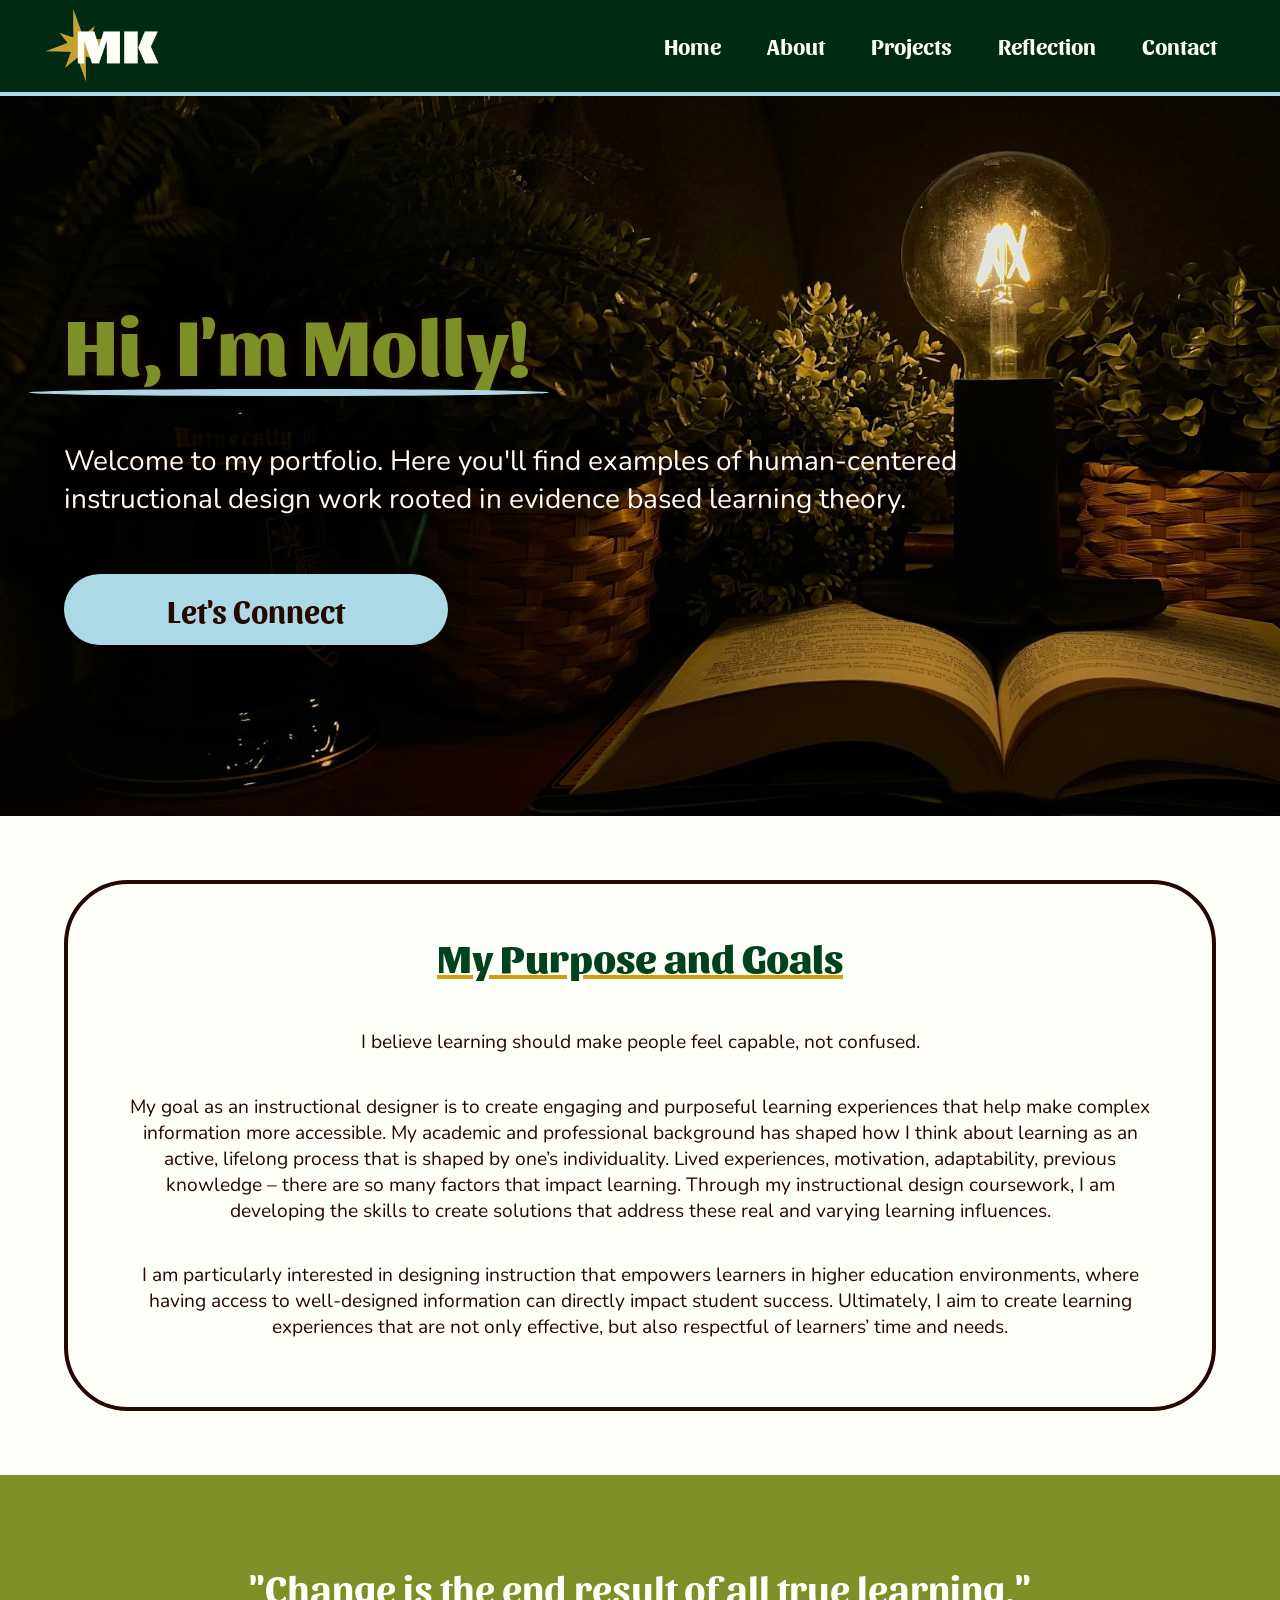
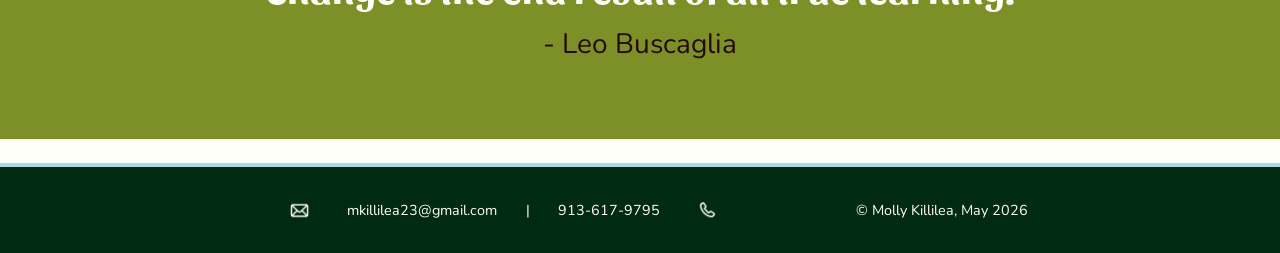
<file: webdevelopment/index.html>
<!DOCTYPE html>
<html lang="en">

<!--
Name: Molly Killilea
Date: 3/14/2026
Course: ISLT 7355 - Web Dev
Description: index.html
-->

<head>
   <meta charset="utf-8"> <!-- character encoding -->
   <meta name="viewport" content="width=device-width, initial-scale=1.0"> <!-- mobile-friendly layout -->

   <title>Home</title> <!-- webapge title in browser tab -->

   <link rel="stylesheet" href="style.css"> <!-- link to external CSS for styling -->
   <link rel="stylesheet" href="nav.css">
   
    <link rel="preconnect" href="https://fonts.googleapis.com"> <!-- links for fonts -->
    <link rel="preconnect" href="https://fonts.gstatic.com" crossorigin>
    <link href="https://fonts.googleapis.com/css2?family=Sansita:ital,wght@0,400;0,700;0,800;0,900;1,400;1,700;1,800;1,900&display=swap" rel="stylesheet"> <!-- Custom font -->
    <link rel="preconnect" href="https://fonts.googleapis.com">
    <link rel="preconnect" href="https://fonts.gstatic.com" crossorigin>
    <link href="https://fonts.googleapis.com/css2?family=Nunito:ital,wght@0,200..1000;1,200..1000&family=Sansita:ital,wght@0,400;0,700;0,800;0,900;1,400;1,700;1,800;1,900&display=swap" rel="stylesheet"> <!-- Custom font -->

    <link rel="shortcut icon" type="image/x-icon" href="favicon.ico">

</head>

<body>
  <header>
       <a href="index.html"><img src="logo.png" alt="Site Logo"></a> <!-- links logo back to home page -->

        <input type="checkbox" id="menu-toggle">
            <label for="menu-toggle" class="hamburger">☰</label>
        <nav class="mobile-menu">
            <ul>
                <li><a href="index.html">Home</a></li>
                <li><a href="about.html">About</a></li>
                <li><a href="projects.html">Projects</a>
                     <ul class="dropdown"> 
                        <li><a href="projects.html#row1">Project 1</a></li>
                        <li><a href="projects.html#row2">Project 2</a></li>
                        <li><a href="projects.html#row3">Project 3</a></li>
                    </ul>
                </li>    
                <li><a href="reflection.html">Reflection</a></li>
                <li><a href="contact.html">Contact</a></li>
            </ul>
        </nav>
    </header>

    <main id="contact">  
        <section id="herosection">
            <div class="hero">
                <h1>Hi, I'm Molly!</h1> <!-- Custom font used here -->
                <p>Welcome to my portfolio. Here you'll find examples of human-centered instructional design work rooted in evidence based learning theory.</p> <!-- Custom font used here -->
                <a href="contact.html">Let's Connect</a> <!-- Custom font used here -->
            </div>
        </section>
        
        <div class="intro">
            <h2>My Purpose and Goals</h2> <!-- Custom font used here -->
            <p>I believe learning should make people feel capable, not confused. </p>
            <p>My goal as an instructional designer is to create engaging and purposeful learning experiences 
                that help make complex information more accessible. My academic and professional background has 
                shaped how I think about learning as an active, lifelong process that is shaped by one’s individuality. 
                Lived experiences, motivation, adaptability, previous knowledge – there are so many factors that impact learning. 
                Through my instructional design coursework, I am developing the skills to create solutions 
                that address these real and varying learning influences.</p>
            <p>I am particularly interested in designing instruction that empowers learners in higher education environments, 
                where having access to well-designed information can directly impact student success. 
                Ultimately, I aim to create learning experiences that are not only effective, 
                but also respectful of learners’ time and needs.</p>
        </div>

        <div class="quote"> <!-- Custom font used here -->
            <blockquote>"Change is the end result of all true learning."</blockquote>
            <p>- Leo Buscaglia</p>
        </div>
    </main>

    <footer>
        
            <p><img class= "email" src="media/email.png" alt="email icon">mkillilea23@gmail.com</p>
            <p> | </p> 
            <p>913-617-9795<img class="phone" src="media/phone.png" alt="phone icon"></p>
          
            <p class="copyright">&copy; Molly Killilea, May 2026</p>
        </footer>
</body>

</html>
</file>
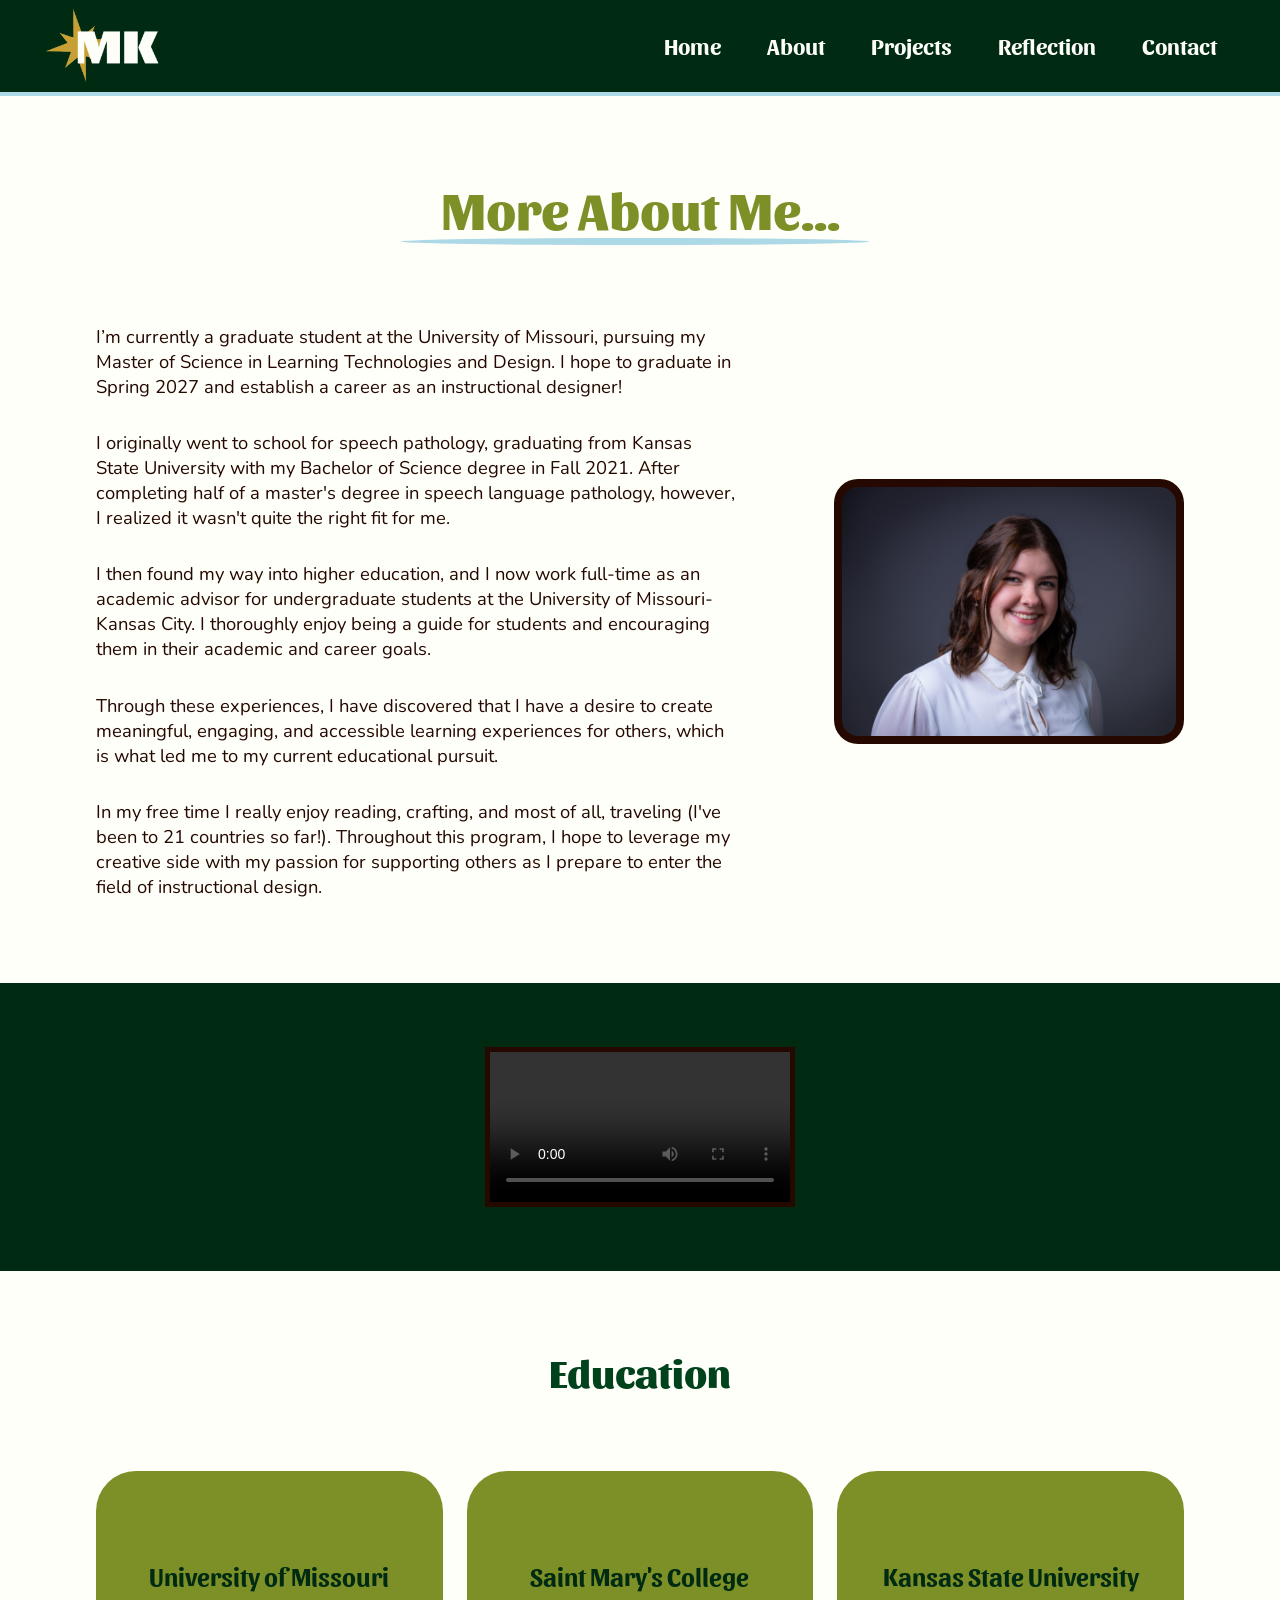
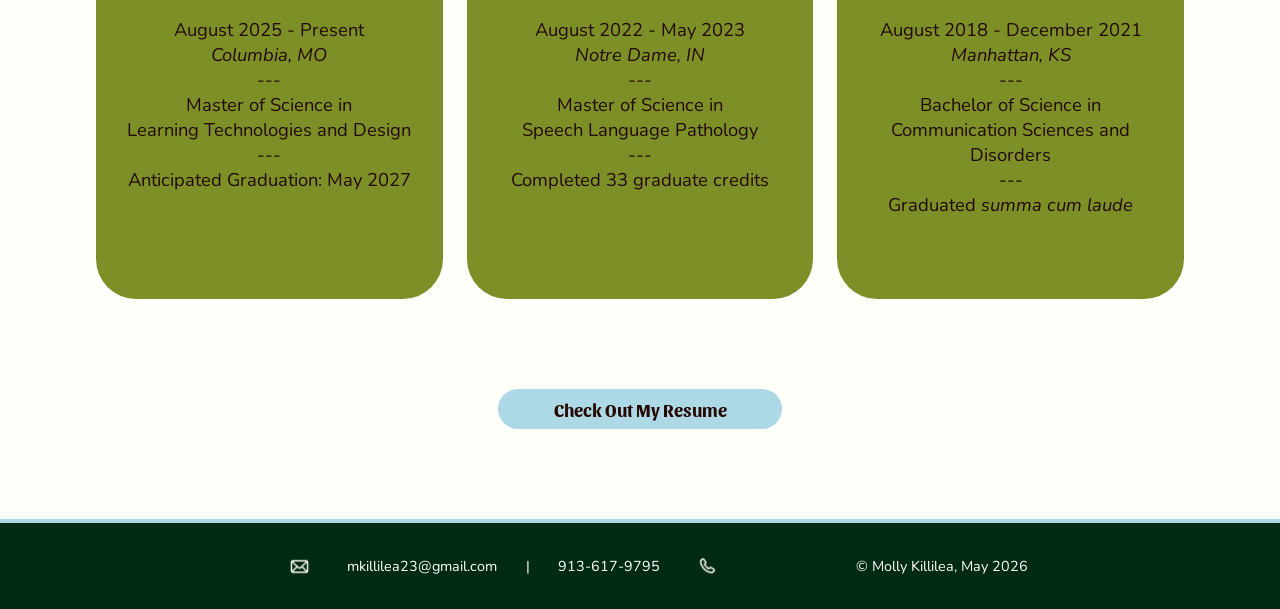
<file: webdevelopment/about.html>
<!DOCTYPE html>
<html lang="en">

<!--
Name: Molly Killilea
Date: 3/14/2026
Course: ISLT 7355 - Web Dev
Description: about.html
-->

<head>
   <meta charset="utf-8"> <!-- character encoding -->
   <meta name="viewport" content="width=device-width, initial-scale=1.0"> <!-- mobile-friendly layout -->

   <title>About Me</title> <!-- webapge title in browser tab -->

   <link rel="stylesheet" href="style.css"> <!-- link to external CSS for styling -->
   <link rel="stylesheet" href="nav.css">

   <link rel="preconnect" href="https://fonts.googleapis.com"> <!-- links for fonts -->
    <link rel="preconnect" href="https://fonts.gstatic.com" crossorigin>
    <link href="https://fonts.googleapis.com/css2?family=Sansita:ital,wght@0,400;0,700;0,800;0,900;1,400;1,700;1,800;1,900&display=swap" rel="stylesheet">
    <link rel="preconnect" href="https://fonts.googleapis.com">
    <link rel="preconnect" href="https://fonts.gstatic.com" crossorigin>
    <link href="https://fonts.googleapis.com/css2?family=Nunito:ital,wght@0,200..1000;1,200..1000&family=Sansita:ital,wght@0,400;0,700;0,800;0,900;1,400;1,700;1,800;1,900&display=swap" rel="stylesheet">

    <link rel="shortcut icon" type="image/x-icon" href="favicon.ico">

</head>

<body>
    <header>
       <a href="index.html"><img src="logo.png" alt="Site Logo"></a> <!-- links logo back to home page -->

        <input type="checkbox" id="menu-toggle">
            <label for="menu-toggle" class="hamburger">☰</label>
        <nav class="mobile-menu">
            <ul>
                <li><a href="index.html">Home</a></li>
                <li><a href="about.html">About</a></li>
                <li><a href="projects.html">Projects</a>
                     <ul class="dropdown"> 
                        <li><a href="projects.html#row1">Project 1</a></li>
                        <li><a href="projects.html#row2">Project 2</a></li>
                        <li><a href="projects.html#row3">Project 3</a></li>
                    </ul>
                </li>    
                <li><a href="reflection.html">Reflection</a></li>
                <li><a href="contact.html">Contact</a></li>
            </ul>
        </nav>
    </header>

    <main> 
        <section id="about-main">
            <h1>More About Me...</h1>
            
            <div id="bio">
                <img src="media/headshot.jpg" alt="Headshot of Molly Killilea">

                <p>I’m currently a graduate student at the University of Missouri, pursuing my Master of Science in Learning Technologies and Design. 
                    I hope to graduate in Spring 2027 and establish a career as an instructional designer!</p>
                <p>I originally went to school for speech pathology, graduating from Kansas State University with my Bachelor of Science degree in Fall 2021. 
                    After completing half of a master's degree in speech language pathology, however, I realized it wasn't quite the right fit for me. </p>
                <p>I then found my way into higher education, and I now work full-time as an academic advisor 
                    for undergraduate students at the University of Missouri-Kansas City. I thoroughly enjoy being a guide for students 
                    and encouraging them in their academic and career goals.</p>
                <p>Through these experiences, I have discovered that I have a desire to create meaningful, engaging, and 
                    accessible learning experiences for others, which is what led me to my current educational pursuit. </p>
                <p>In my free time I really enjoy reading, crafting, and most of all, traveling (I've been to 21 countries so far!). 
                    Throughout this program, I hope to leverage my creative side with my passion for supporting others 
                    as I prepare to enter the field of instructional design.</p>
            </div>   
                
            <div class="video">
                <video controls> <source src="media/KillileaResumeVideo.mp4" type="video/mp4"> 
                    Your browser does not support the video tag. 
                </video>
            </div>
        
            <h3>Education</h3>

            <div id="education">
                
                <div class="edu">
                <p><strong>University of Missouri</strong></p>
                    <ul>
                        <li>August 2025 - Present</li>
                        <li><em>Columbia, MO</em></li>
                        <li>---</li>
                        <li>Master of Science in<br>Learning Technologies and Design</li>
                        <li>---</li>
                        <li>Anticipated Graduation: May 2027</li>
                    </ul>
                </div>

                <div class="edu">
                <p><strong>Saint Mary's College</strong></p>
                    <ul>
                        <li>August 2022 - May 2023</li>
                        <li><em>Notre Dame, IN</em></li>
                        <li>---</li>
                        <li>Master of Science in<br>Speech Language Pathology</li>
                        <li>---</li>
                        <li>Completed 33 graduate credits</li>
                    </ul>
                </div>

                <div class="edu">
                <p><strong>Kansas State University</strong></p>
                    <ul>
                        <li>August 2018 - December 2021</li>
                        <li><em>Manhattan, KS</em></li>
                        <li>---</li>
                        <li>Bachelor of Science in<br>Communication Sciences and Disorders</li>
                        <li>---</li>
                        <li>Graduated <em>summa cum laude</em></li>
                    </ul>  
                </div>
            </div>
            
            <a href="webcontent/KillileaResume.pdf" target="_blank">Check Out My Resume</a> <!-- link to PDF resume  -->
        </section>
    </main>  

     <footer>
        <p><img class= "email" src="media/email.png" alt="email icon">mkillilea23@gmail.com</p>
        <p> | </p> 
        <p>913-617-9795<img class="phone" src="media/phone.png" alt="phone icon"></p>

        <p class="copyright">&copy; Molly Killilea, May 2026</p>
    </footer>
</body>

</html>
</file>
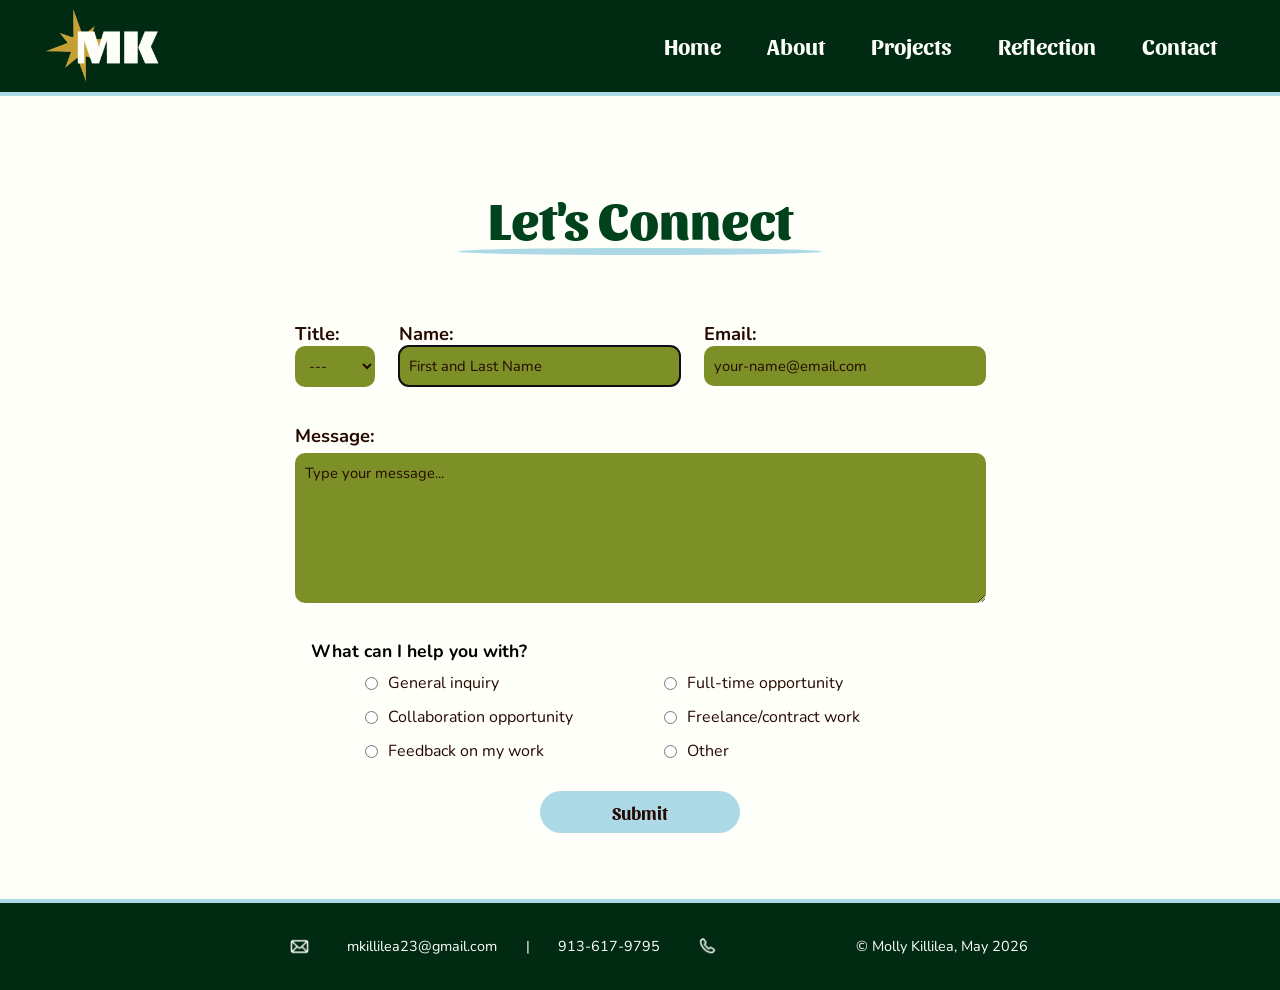
<file: webdevelopment/contact.html>
<!DOCTYPE html>
<html lang="en">

<!--
Name: Molly Killilea
Date: 4/5/2026
Course: ISLT 7355 - Web Dev
Description: Contact Page
-->

<head>
   <meta charset="utf-8"> <!-- character encoding -->
   <meta name="viewport" content="width=device-width, initial-scale=1.0"> <!-- mobile-friendly layout -->

   <title>Contact</title> <!-- webapge title in browser tab -->

   <link rel="stylesheet" href="style.css"> <!-- link to external CSS for styling -->
   <link rel="stylesheet" href="nav.css">

    <link rel="preconnect" href="https://fonts.googleapis.com"> <!-- links for fonts -->
    <link rel="preconnect" href="https://fonts.gstatic.com" crossorigin>
    <link href="https://fonts.googleapis.com/css2?family=Sansita:ital,wght@0,400;0,700;0,800;0,900;1,400;1,700;1,800;1,900&display=swap" rel="stylesheet">
    <link rel="preconnect" href="https://fonts.googleapis.com">
    <link rel="preconnect" href="https://fonts.gstatic.com" crossorigin>
    <link href="https://fonts.googleapis.com/css2?family=Nunito:ital,wght@0,200..1000;1,200..1000&family=Sansita:ital,wght@0,400;0,700;0,800;0,900;1,400;1,700;1,800;1,900&display=swap" rel="stylesheet">

    <link rel="shortcut icon" type="image/x-icon" href="favicon.ico">
</head>

<body>
    <header>
       <a href="index.html"><img src="logo.png" alt="Site Logo"></a> <!-- links logo back to home page -->

        <input type="checkbox" id="menu-toggle">
            <label for="menu-toggle" class="hamburger">☰</label>
        <nav class="mobile-menu">
            <ul>
                <li><a href="index.html">Home</a></li>
                <li><a href="about.html">About</a></li>
                <li><a href="projects.html">Projects</a>
                     <ul class="dropdown"> 
                        <li><a href="projects.html#row1">Project 1</a></li>
                        <li><a href="projects.html#row2">Project 2</a></li>
                        <li><a href="projects.html#row3">Project 3</a></li>
                    </ul>
                </li>    
                <li><a href="reflection.html">Reflection</a></li>
                <li><a href="contact.html">Contact</a></li>
            </ul>
        </nav>
    </header>

    <main>
    
    <section id="contact-main">
    <h1 class="contact">Let's Connect</h1>

    <form action="https://formspree.io/f/mqegwepz" method="post"> <!-- found this website that allows form to send directly from Contact Page without opening the user's default email app, and shows "Thank you" response to user -->
        
        <section class="top">
            <div class="contact-title">
                <p>
                    <label for="form-title">Title:</label>
                    <select name="title" id="form-title">
                        <option>---</option>
                        <option>Mr.</option>
                        <option>Mrs.</option>
                        <option>Ms.</option>
                        <option>Miss</option>
                        <option>Dr.</option>
                    </select>
                </p>
            </div>  

            <div class="name">
                <p>
                    <label for="form-name">Name:</label>
                    <input type="text" name="name" id="form-name" required autofocus placeholder="First and Last Name">
                </p>
            </div>  
            
            <div class="email">
                <p>
                    <label for="form-email">Email:</label>
                    <input type="email" name="email" id="form-email" required placeholder="your-name@email.com">
                </p>
            </div>
        </section>

        <section class="bottom">
            <p>
                <label for="form-message">Message:</label>
                <textarea name="message" id="form-message" required placeholder="Type your message..."></textarea>
            </p>
        </section>

        <fieldset id="radio">
            <legend>What can I help you with?</legend>
            <ul style="list-style: none; padding: 0;">
                <li>
                    <input type="radio" name="need" id="need-general" value="general" required>
                    <label for="need-general">General inquiry</label>
                </li>
               
                <li>
                    <input type="radio" name="need" id="need-fulltime" value="full-time">
                    <label for="need-fulltime">Full-time opportunity</label>
                </li>
                
                <li>
                    <input type="radio" name="need" id="need-collab" value="collab">
                    <label for="need-collab">Collaboration opportunity</label>
                </li>
                
                <li>
                    <input type="radio" name="need" id="need-freelance" value="freelance">
                    <label for="need-freelance">Freelance/contract work</label>
                </li>
                
                <li>
                    <input type="radio" name="need" id="need-feedback" value="feedback">
                    <label for="need-feedback">Feedback on my work</label>
                </li>

                 <li>
                    <input type="radio" name="need" id="need-other" value="other">
                    <label for="need-other">Other</label>
                </li>
            </ul>
        </fieldset>

        <div class="submit">
            <p><input type="submit" value="Submit"></p>
        </div>
    
    </form>
    </section>
</main>

    <footer>
        <p><img class= "email" src="media/email.png" alt="email icon">mkillilea23@gmail.com</p>
        <p> | </p> 
        <p>913-617-9795<img class="phone" src="media/phone.png" alt="phone icon"></p>

        <p class="copyright">&copy; Molly Killilea, May 2026</p>
    </footer>
    
    
</body>

</html>
</file>
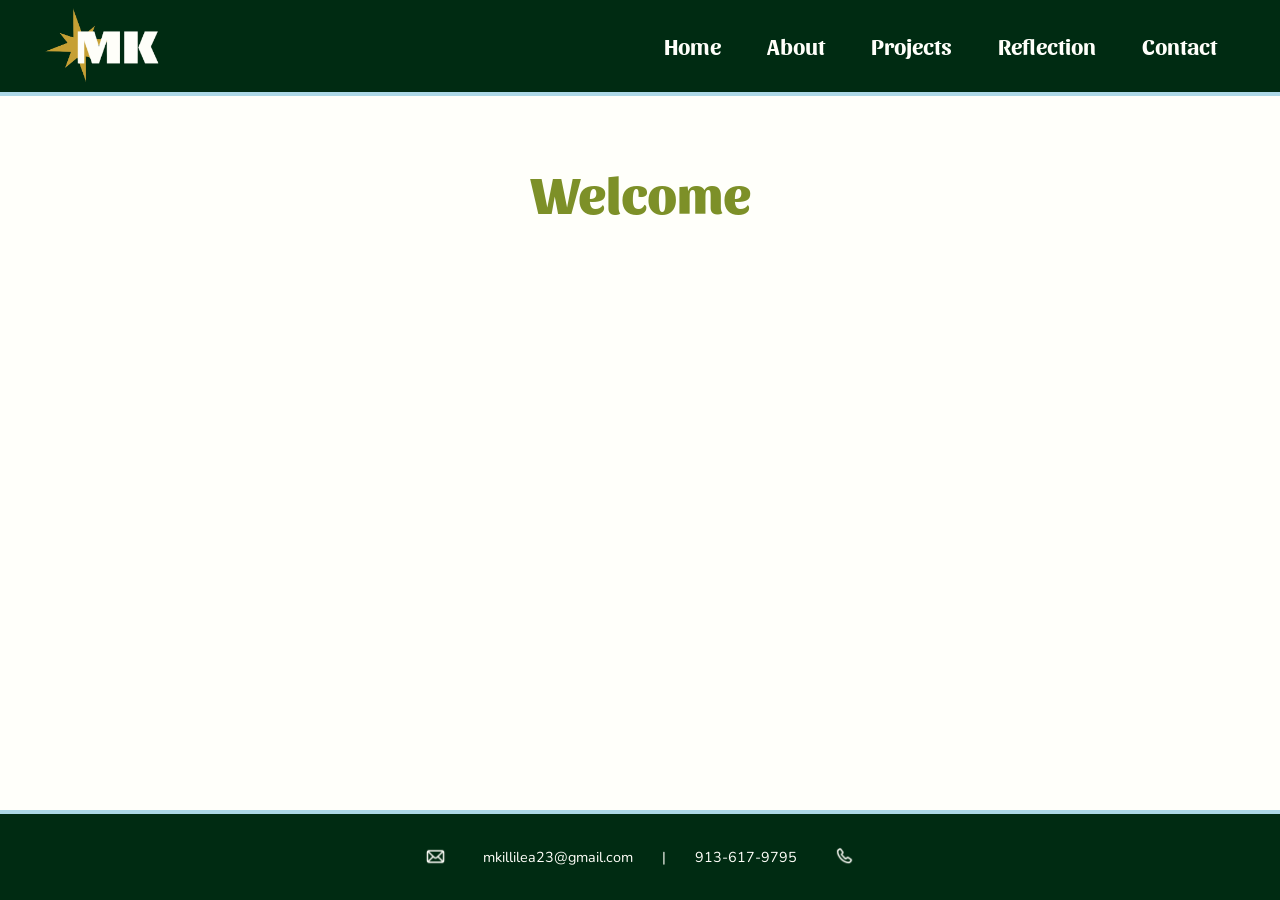
<file: webdevelopment/KillileaTemplate.html>
<!DOCTYPE html>
<html lang="en">

<!--
Name: Molly Killilea
Date: 4/13/2026
Course: ISLT 7355 - Web Dev
Description: Custom Starter Template
-->

<head>
   <meta charset="utf-8"> <!-- character encoding -->
   <meta name="viewport" content="width=device-width, initial-scale=1.0"> <!-- mobile-friendly layout -->

   <title>Molly's Starter Template</title> <!-- webapge title in browser tab -->

   <link rel="stylesheet" href="style.css"> <!-- link to external CSS for styling -->
   <link rel="stylesheet" href="nav.css">

    <link rel="preconnect" href="https://fonts.googleapis.com"> <!-- links for fonts -->
    <link rel="preconnect" href="https://fonts.gstatic.com" crossorigin>
    <link href="https://fonts.googleapis.com/css2?family=Sansita:ital,wght@0,400;0,700;0,800;0,900;1,400;1,700;1,800;1,900&display=swap" rel="stylesheet">
    <link rel="preconnect" href="https://fonts.googleapis.com">
    <link rel="preconnect" href="https://fonts.gstatic.com" crossorigin>
    <link href="https://fonts.googleapis.com/css2?family=Nunito:ital,wght@0,200..1000;1,200..1000&family=Sansita:ital,wght@0,400;0,700;0,800;0,900;1,400;1,700;1,800;1,900&display=swap" rel="stylesheet">

    <link rel="shortcut icon" type="image/x-icon" href="favicon.ico">
</head>

<body>
    <header>
       <a href="index.html"><img src="logo.png" alt="Site Logo"></a> <!-- links logo back to home page -->

        <input type="checkbox" id="menu-toggle">
            <label for="menu-toggle" class="hamburger">☰</label>
        <nav class="mobile-menu">
            <ul>
                <li><a href="index.html">Home</a></li>
                <li><a href="about.html">About</a></li>
                <li><a href="projects.html">Projects</a>
                     <ul class="dropdown"> 
                        <li><a href="projects.html#row1">Project 1</a></li>
                        <li><a href="projects.html#row2">Project 2</a></li>
                        <li><a href="projects.html#row3">Project 3</a></li>
                    </ul>
                </li>    
                <li><a href="reflection.html">Reflection</a></li>
                <li><a href="contact.html">Contact</a></li>
            </ul>
        </nav>
    </header>

    <main>
        <h1> Welcome </h1> <!-- placeholder heading -->
    
    <!-- content will go here -->
    </main>

    <footer>
        <p><img class= "email" src="media/email.png" alt="email icon">mkillilea23@gmail.com</p>
        <p> | </p> 
        <p>913-617-9795<img class="phone" src="media/phone.png" alt="phone icon"></p>
    </footer>
    
    
</body>

</html>
</file>
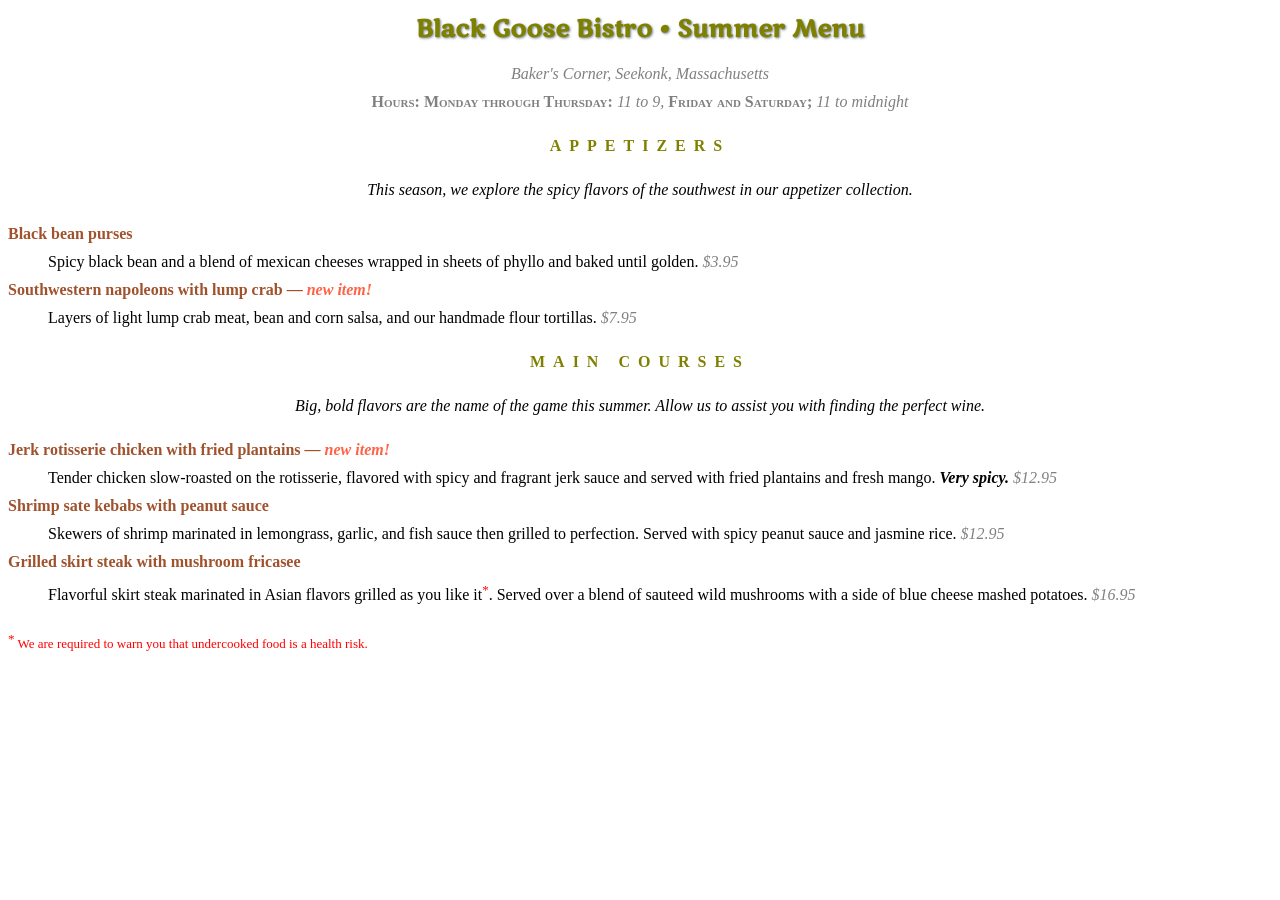
<file: webdevelopment/menu.html>
<!DOCTYPE html >
<html>

<head>
<meta charset="utf-8">
<title>Black Goose Bistro Summer Menu</title>
<link href="http://fonts.googleapis.com/css?family=Marko+One" rel="stylesheet"> <!--link to external style sheet for h1 font-->
<style>
    body {
        font-family: Georgia, serif; /*Font stack*/
        font-size: 100%;
        line-height: 1.75em;
    } 
    h1 {
        font-family: "Marko One", Georgia, serif; /*Font stack*/
        font-size: 1.5em;
        color: olive;
        text-shadow: .05em .05em .1em lightslategray;
    } 
    h2 {
        font-size: 1em;
        text-transform: uppercase;
        letter-spacing: .5em;
        color: olive;
    }
    dt {
        font-weight: bold;
        color: sienna;
    }
    strong {
        font-style: italic;
    }
    dt strong {
        color: tomato;
    }
    #info p {
        font-style: italic;
        color: gray;
    }
    .price {
        font-family: Georgia, serif;
        font-style: italic;
        color: gray;
    }
    .label {
        font-weight: bold;
        font-variant: small-caps;
        font-style: normal;
    }
    p.warning, sup {
        font-size: small;
        color: red;
    }
    h1, h2, #info {
        text-align: center;
    }
    h2 + p {
        text-align: center;
        font-style: italic;
    }
</style>
</head>

<body>

<div id="info">
<h1>Black Goose Bistro &bull; Summer Menu</h1>

<p>Baker's Corner, Seekonk, Massachusetts<br>
<span class="label">Hours: Monday through Thursday:</span> 11 to 9, <span class="label">Friday and Saturday;</span> 11 to midnight</p>
</div>

<div id="appetizers">
<h2>Appetizers</h2>
<p>This season, we explore the spicy flavors of the southwest in our appetizer collection.</p>

<dl>
<dt>Black bean purses</dt>
<dd>Spicy black bean and a blend of mexican cheeses wrapped in sheets of phyllo and baked until golden. <span class="price">$3.95</span></dd>

<dt class="newitem">Southwestern napoleons with lump crab &mdash; <strong>new item!</strong></dt>
<dd>Layers of light lump crab meat, bean and corn salsa, and our handmade flour tortillas. <span class="price">$7.95</span></dd>
</dl>
</div>

<div id="entrees">

<h2>Main courses</h2>
<p>Big, bold flavors are the name of the game this summer. Allow us to assist you with finding the perfect wine.</p>


<dl>

<dt class="newitem">Jerk rotisserie chicken with fried plantains &mdash; <strong>new item!</strong></dt>
<dd>Tender chicken slow-roasted on the rotisserie, flavored with spicy and fragrant jerk sauce and served with fried plantains and fresh mango. <strong>Very spicy.</strong> <span class="price">$12.95</span></dd>

<dt>Shrimp sate kebabs with peanut sauce</dt>
<dd>Skewers of shrimp marinated in lemongrass, garlic, and fish sauce then grilled to perfection. Served with spicy peanut sauce and jasmine rice. <span class="price">$12.95</span></dd>

<dt>Grilled skirt steak with mushroom fricasee</dt>
<dd>Flavorful skirt steak marinated in Asian flavors grilled as you like it<sup>*</sup>. Served over a blend of sauteed wild mushrooms with a side of blue cheese mashed potatoes. <span class="price">$16.95</span></dd>
</dl>

</div>

<p class="warning"><sup>*</sup> We are required to warn you that undercooked food is a health risk.</p>

</body>
</html>
</file>
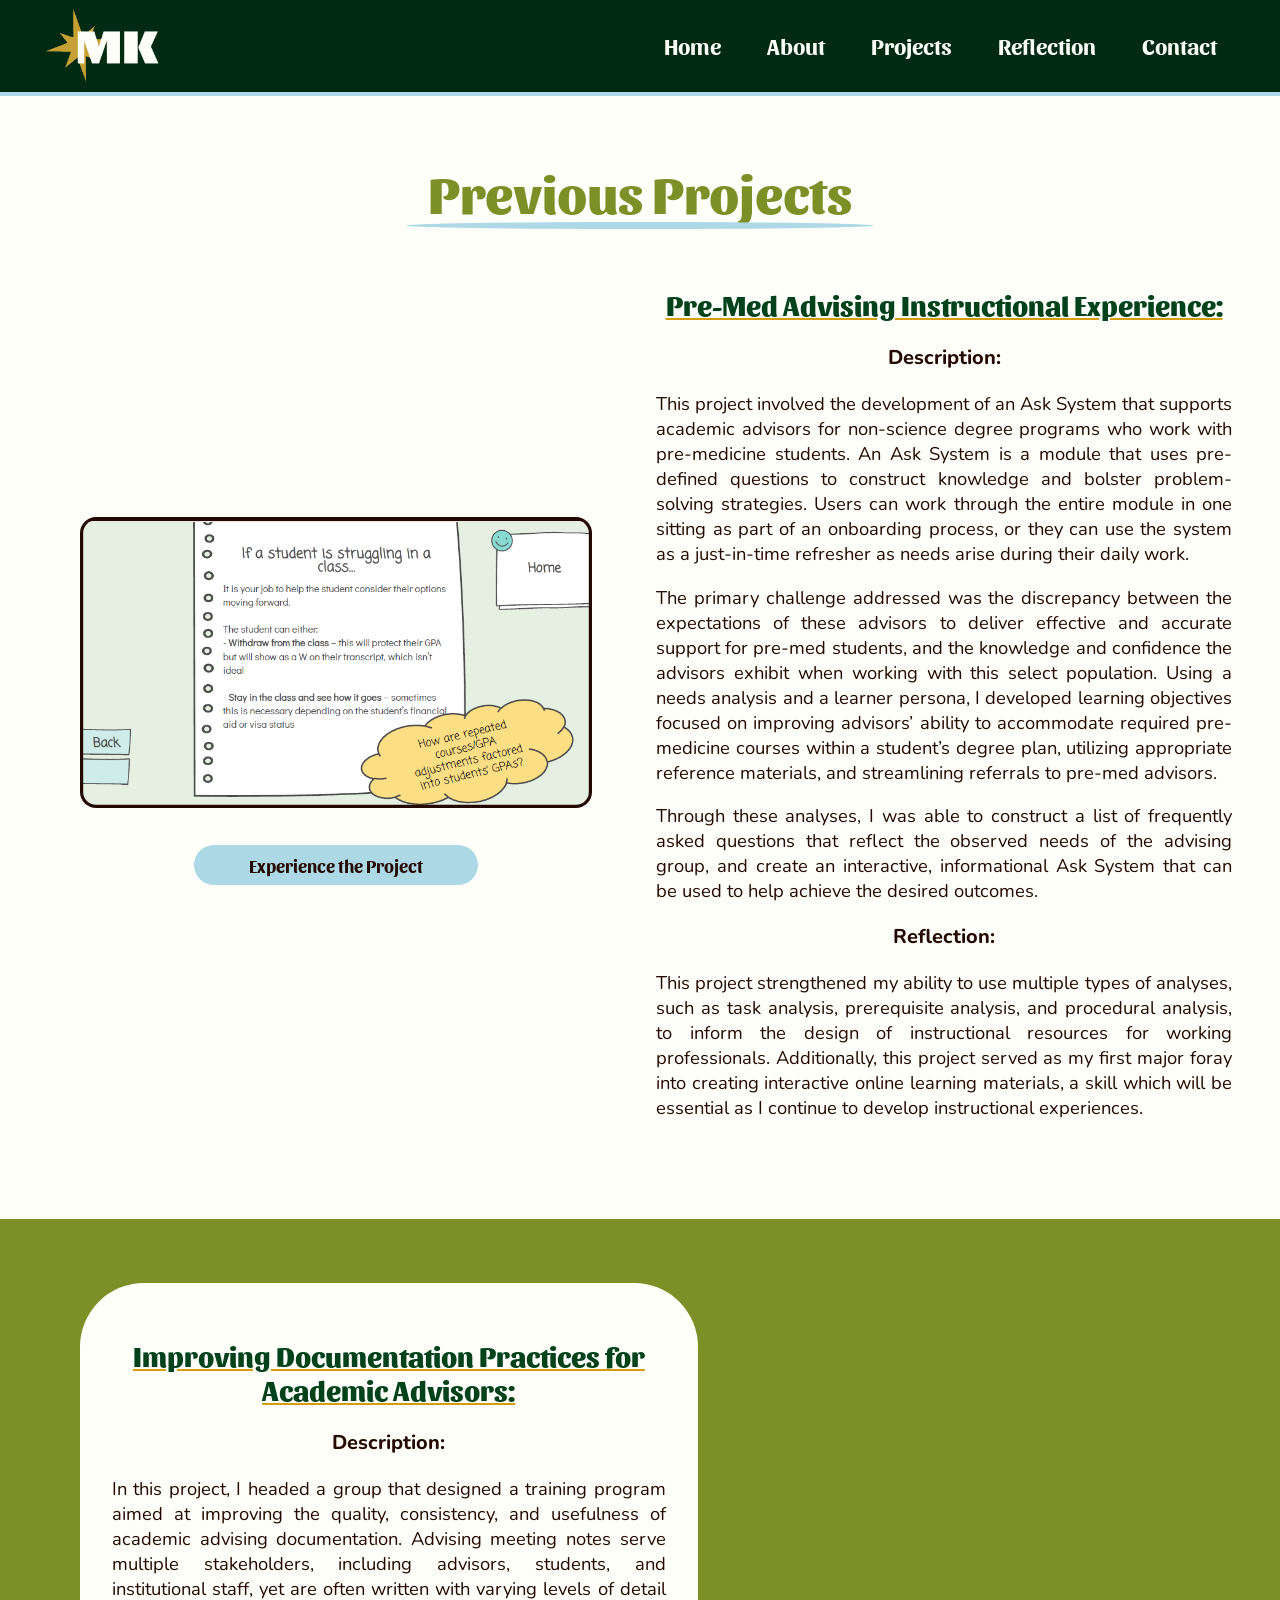
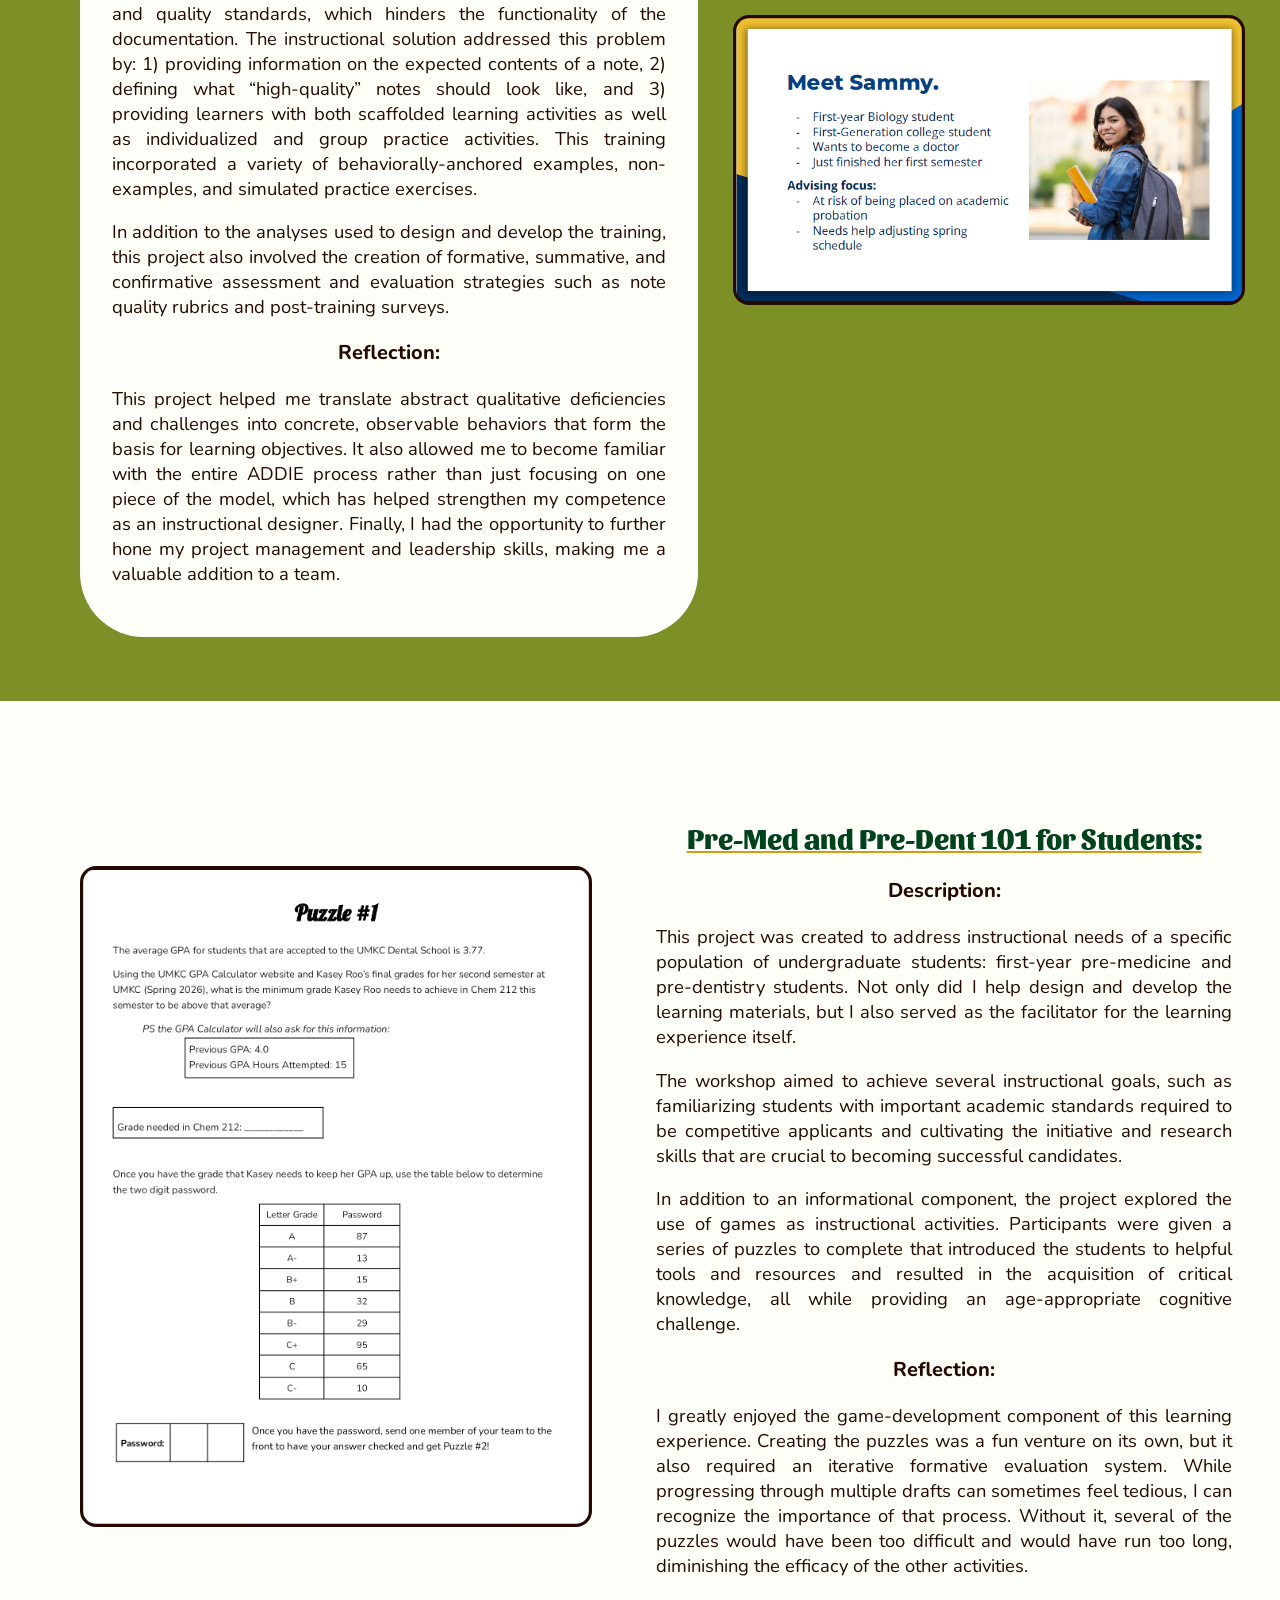
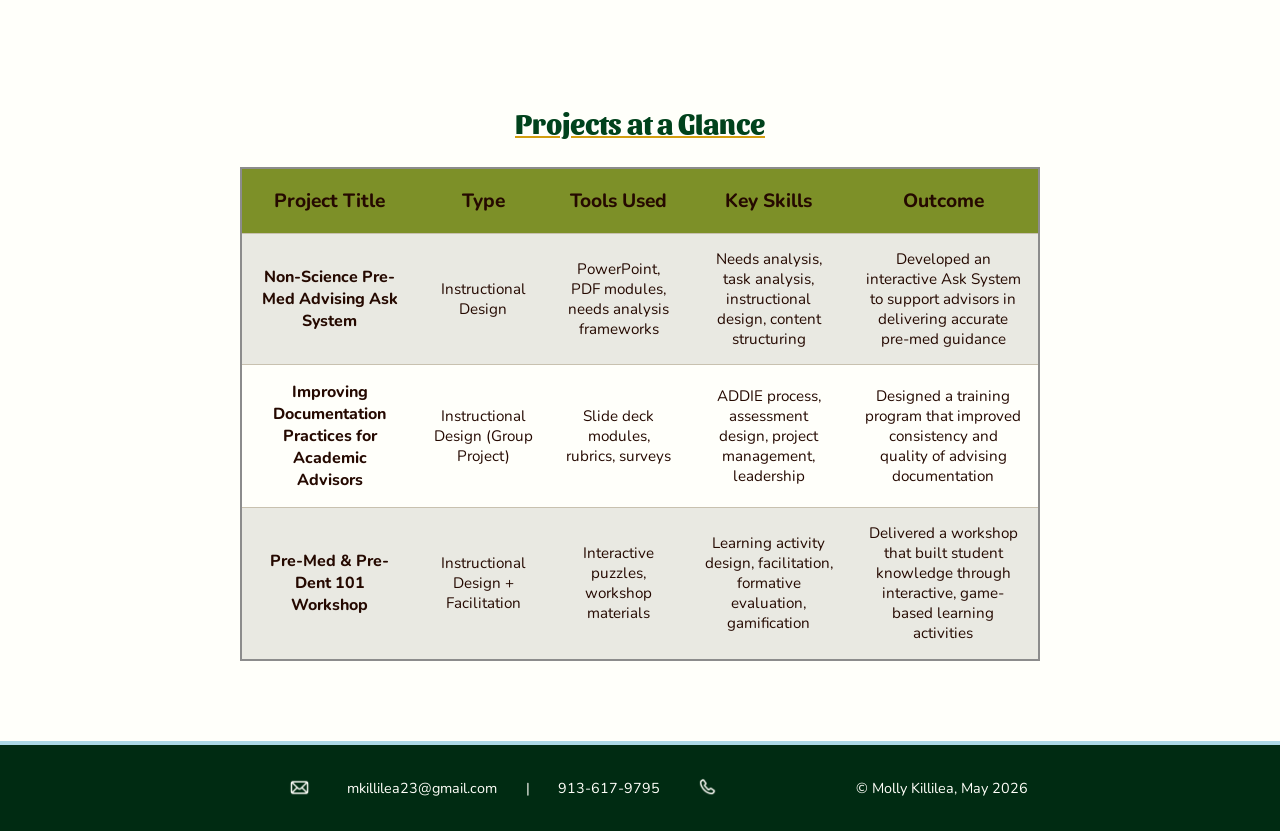
<file: webdevelopment/projects.html>
<!DOCTYPE html>
<html lang="en">

<!--
Name: Molly Killilea
Date: 4/17/2026
Course: ISLT 7355 - Web Dev
Description: Projects page
-->

<head>
   <meta charset="utf-8"> <!-- character encoding -->
   <meta name="viewport" content="width=device-width, initial-scale=1.0"> <!-- mobile-friendly layout -->

   <title>Projects</title> <!-- webapge title in browser tab -->

   <link rel="stylesheet" href="style.css"> <!-- link to external CSS for styling -->
   <link rel="stylesheet" href="nav.css">

    <link rel="preconnect" href="https://fonts.googleapis.com"> <!-- links for fonts -->
    <link rel="preconnect" href="https://fonts.gstatic.com" crossorigin>
    <link href="https://fonts.googleapis.com/css2?family=Sansita:ital,wght@0,400;0,700;0,800;0,900;1,400;1,700;1,800;1,900&display=swap" rel="stylesheet">
    <link rel="preconnect" href="https://fonts.googleapis.com">
    <link rel="preconnect" href="https://fonts.gstatic.com" crossorigin>
    <link href="https://fonts.googleapis.com/css2?family=Nunito:ital,wght@0,200..1000;1,200..1000&family=Sansita:ital,wght@0,400;0,700;0,800;0,900;1,400;1,700;1,800;1,900&display=swap" rel="stylesheet">

    <link rel="shortcut icon" type="image/x-icon" href="favicon.ico">
</head>

<body>
    <header>
       <a href="index.html"><img src="logo.png" alt="Site Logo"></a> <!-- links logo back to home page -->

        <input type="checkbox" id="menu-toggle">
            <label for="menu-toggle" class="hamburger">☰</label>
        <nav class="mobile-menu">
            <ul>
                <li><a href="index.html">Home</a></li>
                <li><a href="about.html">About</a></li>
                <li><a href="projects.html">Projects</a>
                     <ul class="dropdown"> 
                        <li><a href="projects.html#row1">Project 1</a></li>
                        <li><a href="projects.html#row2">Project 2</a></li>
                        <li><a href="projects.html#row3">Project 3</a></li>
                    </ul>
                </li>    
                <li><a href="reflection.html">Reflection</a></li>
                <li><a href="contact.html">Contact</a></li>
            </ul>
        </nav>
    </header>

    <main class="projects-main">
        <h1> Previous Projects </h1>
        
        <section id="row1">
            <div class="pic1">
                <img src="media/project1page.png" alt="image of pre-med advising Ask System">
        
                <a href="webcontent/Pre-Med_Ask_System.ppsx">Experience the Project</a>
            </div>

            <div class="text1">
                <h2>Pre-Med Advising Instructional Experience:</h2>
                
                <p class="title">Description:</p>
                <p>This project involved the development of an Ask System that supports academic advisors for 
                    non-science degree programs who work with pre-medicine students. An Ask System is a module 
                    that uses pre-defined questions to construct knowledge and bolster problem-solving strategies. 
                    Users can work through the entire module in one sitting as part of an onboarding process, 
                    or they can use the system as a just-in-time refresher as needs arise during their daily work.</p>

                <p>The primary challenge addressed was the discrepancy between the expectations of these advisors to 
                    deliver effective and accurate support for pre-med students, and the knowledge and confidence the 
                    advisors exhibit when working with this select population. Using a needs analysis and a 
                    learner persona, I developed learning objectives focused on improving advisors’ ability to 
                    accommodate required pre-medicine courses within a student’s degree plan, utilizing appropriate 
                    reference materials, and streamlining referrals to pre-med advisors.</p>    

                <p>Through these analyses, I was able to construct a list of frequently asked questions that reflect 
                    the observed needs of the advising group, and create an interactive, informational Ask System that 
                    can be used to help achieve the desired outcomes.</p>

                <p class="title">Reflection:</p>
                <p>This project strengthened my ability to use multiple types of analyses, such as task analysis, 
                    prerequisite analysis, and procedural analysis, to inform the design of instructional resources 
                    for working professionals. Additionally, this project served as my first major foray into creating 
                    interactive online learning materials, a skill which will be essential as I continue to develop 
                    instructional experiences.</p>
            </div>
        </section>

        <section id="row2">
            <div class="text2">
                <h2>Improving Documentation Practices for Academic Advisors:</h2>

                <p class="title">Description:</p>
                <p>In this project, I headed a group that designed a training program aimed at improving the quality, 
                    consistency, and usefulness of academic advising documentation. Advising meeting notes serve multiple 
                    stakeholders, including advisors, students, and institutional staff, yet are often written with 
                    varying levels of detail and quality standards, which hinders the functionality of the documentation. 
                    The instructional solution addressed this problem by: 1) providing information on the expected 
                    contents of a note, 2) defining what “high-quality” notes should look like, and 3) providing learners 
                    with both scaffolded learning activities as well as individualized and group practice activities. 
                    This training incorporated a variety of behaviorally-anchored examples, non-examples, and simulated 
                    practice exercises.</p>

                <p>In addition to the analyses used to design and develop the training, this project also involved 
                    the creation of formative, summative, and confirmative assessment and evaluation strategies such 
                    as note quality rubrics and post-training surveys.</p>

                <p class="title">Reflection:</p>
                <p>This project helped me translate abstract qualitative deficiencies and challenges into concrete, 
                    observable behaviors that form the basis for learning objectives. It also allowed me to become familiar 
                    with the entire ADDIE process rather than just focusing on one piece of the model, which has helped 
                    strengthen my competence as an instructional designer. Finally, I had the opportunity to further hone 
                    my project management and leadership skills, making me a valuable addition to a team.</p>
            </div>

            <div class="pic2">
                <img src="media/project2cover.png" alt="image of advising note instructional module">
            </div>
        </section>

        <section id="row3">    
            <div class="pic3">
                <img src="media/project3cover.jpg" alt="img of pre-dental puzzle">
            </div>

            <div class="text3">
                <h2>Pre-Med and Pre-Dent 101 for Students:</h2>

                <p class="title">Description:</p>
                <p>This project was created to address instructional needs of a specific population of undergraduate students: 
                    first-year pre-medicine and pre-dentistry students. Not only did I help design and develop the 
                    learning materials, but I also served as the facilitator for the learning experience itself.</p>

                <p>The workshop aimed to achieve several instructional goals, such as familiarizing students with important 
                    academic standards required to be competitive applicants and cultivating the initiative and research 
                    skills that are crucial to becoming successful candidates.</p>  
                    
                <p>In addition to an informational component, the project explored the use of games as instructional 
                    activities. Participants were given a series of puzzles to complete that introduced the students to 
                    helpful tools and resources and resulted in the acquisition of critical knowledge, all while 
                    providing an age-appropriate cognitive challenge.</p>

                <p class="title">Reflection:</p>
                <p>I greatly enjoyed the game-development component of this learning experience. Creating the puzzles was 
                    a fun venture on its own, but it also required an iterative formative evaluation system. 
                    While progressing through multiple drafts can sometimes feel tedious, I can recognize the importance 
                    of that process. Without it, several of the puzzles would have been too difficult and would have 
                    run too long, diminishing the efficacy of the other activities.</p>
            </div>
        </section>

        <div id="table">
            <table class="table">
                <caption>Projects at a Glance</caption>
                
                <thead>
                    <tr>
                        <th scope="col">Project Title</th>
                        <th scope="col">Type</th>
                        <th scope="col">Tools Used</th>
                        <th scope="col">Key Skills</th>
                        <th scope="col">Outcome</th>
                    </tr>
                </thead>
                
                <tbody>
                    <tr>
                        <th scope="row">Non-Science Pre-Med Advising Ask System</th>
                            <td>Instructional Design</td>
                            <td>PowerPoint, PDF modules, needs analysis frameworks</td>
                            <td>Needs analysis, task analysis, instructional design, content structuring</td>
                            <td>Developed an interactive Ask System to support advisors in delivering accurate pre-med guidance</td>
                    </tr>
                    
                    <tr>
                        <th scope="row">Improving Documentation Practices for Academic Advisors</th>
                            <td>Instructional Design (Group Project)</td>
                            <td>Slide deck modules, rubrics, surveys</td>
                            <td>ADDIE process, assessment design, project management, leadership</td>
                            <td>Designed a training program that improved consistency and quality of advising documentation</td>
                    </tr>
                    
                    <tr>
                        <th scope="row">Pre-Med & Pre-Dent 101 Workshop</th>
                            <td>Instructional Design + Facilitation</td>
                            <td>Interactive puzzles, workshop materials</td>
                            <td>Learning activity design, facilitation, formative evaluation, gamification</td>
                            <td>Delivered a workshop that built student knowledge through interactive, game-based learning activities</td>
                    </tr>
                </tbody>
            </table>
        </div>
    </main>

    <footer>
        <p><img class= "email" src="media/email.png" alt="email icon">mkillilea23@gmail.com</p>
        <p> | </p> 
        <p>913-617-9795<img class="phone" src="media/phone.png" alt="phone icon"></p>

        <p class="copyright">&copy; Molly Killilea, May 2026</p>
    </footer>
    
    
</body>

</html>
</file>
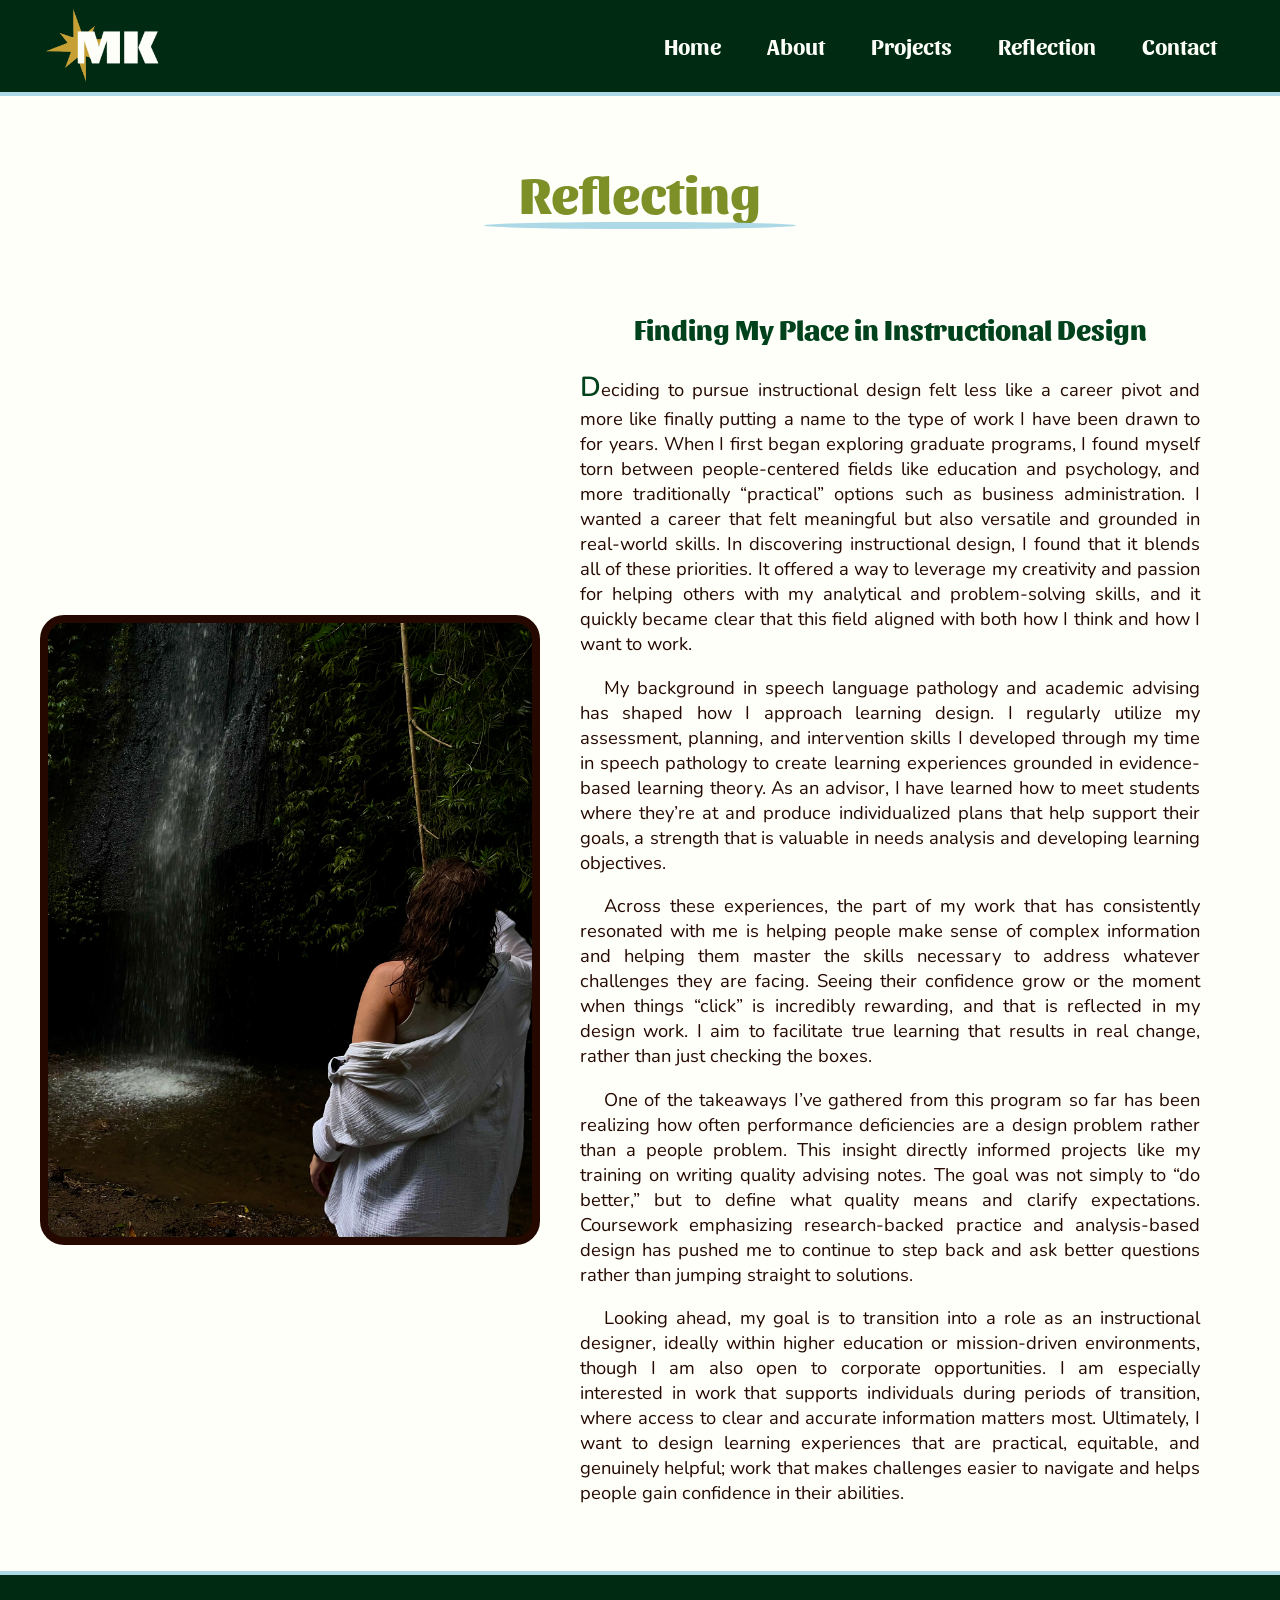
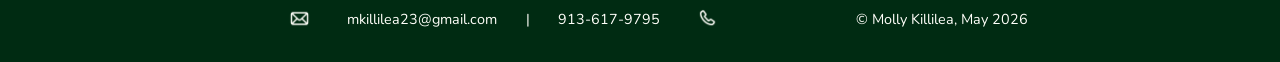
<file: webdevelopment/reflection.html>
<!DOCTYPE html>
<html lang="en">

<!--
Name: Molly Killilea
Date: 3/14/2026
Course: ISLT 7355 - Web Dev
Description: reflecting.html
-->

<head>
   <meta charset="utf-8"> <!-- character encoding -->
   <meta name="viewport" content="width=device-width, initial-scale=1.0"> <!-- mobile-friendly layout -->

   <title>Reflecting</title> <!-- webapge title in browser tab -->

   <link rel="stylesheet" href="style.css"> <!-- link to external CSS for styling -->
   <link rel="stylesheet" href="nav.css">

    <link rel="preconnect" href="https://fonts.googleapis.com"> <!-- links for fonts -->
    <link rel="preconnect" href="https://fonts.gstatic.com" crossorigin>
    <link href="https://fonts.googleapis.com/css2?family=Sansita:ital,wght@0,400;0,700;0,800;0,900;1,400;1,700;1,800;1,900&display=swap" rel="stylesheet">
    <link rel="preconnect" href="https://fonts.googleapis.com">
    <link rel="preconnect" href="https://fonts.gstatic.com" crossorigin>
    <link href="https://fonts.googleapis.com/css2?family=Nunito:ital,wght@0,200..1000;1,200..1000&family=Sansita:ital,wght@0,400;0,700;0,800;0,900;1,400;1,700;1,800;1,900&display=swap" rel="stylesheet">

    <link rel="shortcut icon" type="image/x-icon" href="favicon.ico">

</head>

<body>
     <header>
       <a href="index.html"><img src="logo.png" alt="Site Logo"></a> <!-- links logo back to home page -->

        <input type="checkbox" id="menu-toggle">
            <label for="menu-toggle" class="hamburger">☰</label>
        <nav class="mobile-menu">
            <ul>
                <li><a href="index.html">Home</a></li>
                <li><a href="about.html">About</a></li>
                <li><a href="projects.html">Projects</a>
                     <ul class="dropdown"> 
                        <li><a href="projects.html#row1">Project 1</a></li>
                        <li><a href="projects.html#row2">Project 2</a></li>
                        <li><a href="projects.html#row3">Project 3</a></li>
                    </ul>
                </li>    
                <li><a href="reflection.html">Reflection</a></li>
                <li><a href="contact.html">Contact</a></li>
            </ul>
        </nav>
    </header>

    <main>
        
        <h1 class="reflect"> Reflecting </h1>
        
        <section id="reflect">
            <div class="left">
                <img src="media/reflection.jpg" alt="Woman looking at waterfall">
            </div>

            <div class="right">
                <h2>Finding My Place in Instructional Design</h2>

                <p class="first"> Deciding to pursue instructional design felt less like a career pivot and more like finally putting a name to the type of work I have been drawn to for years. 
                    When I first began exploring graduate programs, I found myself torn between people-centered fields like education and psychology, and more traditionally 
                    “practical” options such as business administration. I wanted a career that felt meaningful but also versatile and grounded in real-world skills. 
                    In discovering instructional design, I found that it blends all of these priorities. It offered a way to leverage my creativity and passion for helping others 
                    with my analytical and problem-solving skills, and it quickly became clear that this field aligned with both how I think and how I want to work.</p>
                
                <p> My background in speech language pathology and academic advising has shaped how I approach learning design. I regularly utilize my assessment, planning, 
                    and intervention skills I developed through my time in speech pathology to create learning experiences grounded in evidence-based learning theory. 
                    As an advisor, I have learned how to meet students where they’re at and produce individualized plans that help support their goals, a strength that is valuable 
                    in needs analysis and developing learning objectives.</p>

                <p> Across these experiences, the part of my work that has consistently resonated with me is helping people make sense of complex information and helping them 
                    master the skills necessary to address whatever challenges they are facing. Seeing their confidence grow or the moment when things “click” is incredibly rewarding, 
                    and that is reflected in my design work. I aim to facilitate true learning that results in real change, rather than just checking the boxes.</p>

                <p> One of the takeaways I’ve gathered from this program so far has been realizing how often performance deficiencies are a design problem rather than a people problem. 
                    This insight directly informed projects like my training on writing quality advising notes. The goal was not simply to “do better,” but to define what quality means 
                    and clarify expectations. Coursework emphasizing research-backed practice and analysis-based design has pushed me to continue to step back and ask better questions 
                    rather than jumping straight to solutions.</p>

                <p> Looking ahead, my goal is to transition into a role as an instructional designer, ideally within higher education or mission-driven environments, 
                    though I am also open to corporate opportunities. I am especially interested in work that supports individuals during periods of transition, 
                    where access to clear and accurate information matters most. Ultimately, I want to design learning experiences that are practical, equitable, and genuinely helpful; 
                    work that makes challenges easier to navigate and helps people gain confidence in their abilities.</p>
            </div>
        </section>
    </main>

    <footer>
        <p><img class= "email" src="media/email.png" alt="email icon">mkillilea23@gmail.com</p>
        <p> | </p> 
        <p>913-617-9795<img class="phone" src="media/phone.png" alt="phone icon"></p>

        <p class="copyright">&copy; Molly Killilea, May 2026</p>
    </footer>
</body>

</html>
</file>
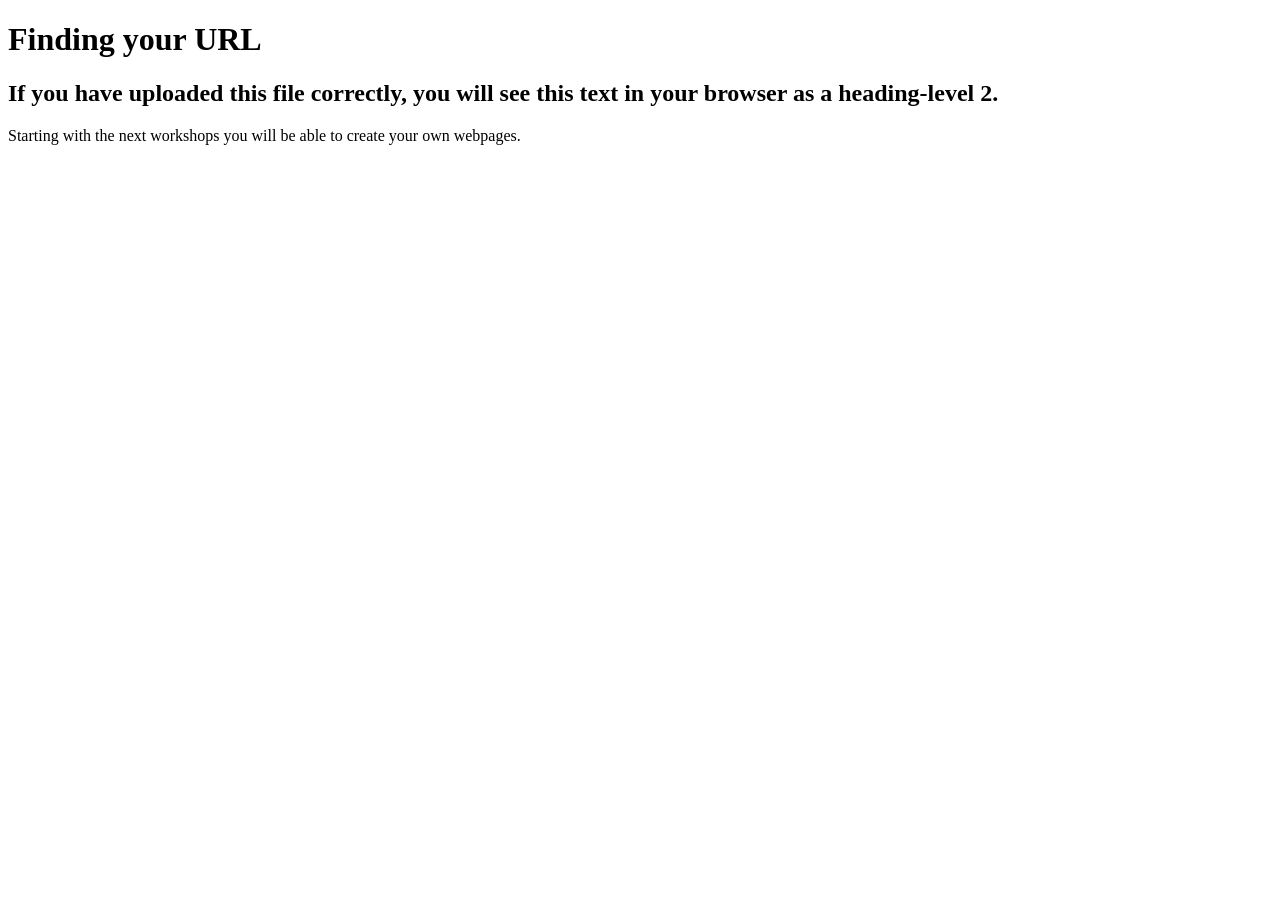
<file: webdevelopment/test.html>
<!DOCTYPE html>
<html>
    
    <head>
        <meta charset="utf-8">
       <title>Finding Your URL</title>
        <meta name="description" content="Finding your URL in GitHub">
    </head>
    <body>
        
        <h1>Finding your URL</h1>
        <h2>If you have uploaded this file correctly, you will see this text in your browser as a heading-level 2.</h2>
        
        <p>
            Starting with the next workshops you will be able to create your own webpages.
        </p>
        
    
    </body>
</html>
</file>
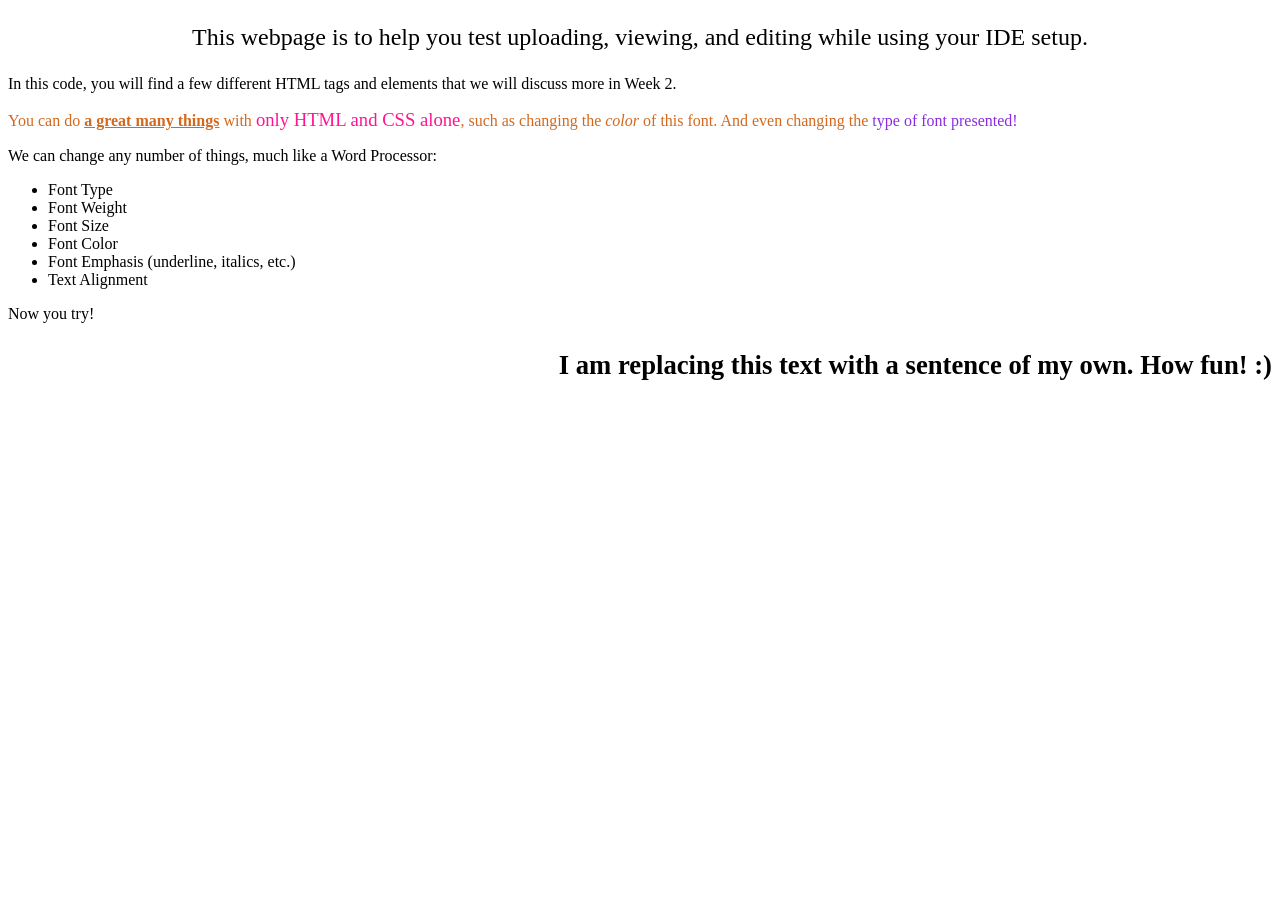
<file: webdevelopment/webpageTest.html>
<!DOCTYPE html>
<html lang="en-US">
<head>
    <title>testing your website</title>
    <meta charset="utf-8">
</head>
<body>
<p style="text-align: center; font-size: 18pt;">This webpage is to help you test uploading, viewing, and editing while using your IDE setup.</p>
    
<p>In this code, you will find a few different HTML tags and elements that we will discuss more in Week 2.</p>
    <p style="color:chocolate;">You can do <span style="font-weight: 600; text-decoration: underline;"> a great many things</span> with <span style="font-size: 14pt; color: deeppink;">only HTML and CSS alone</span>, such as changing the <em>color</em> of this font. And even changing the <span style="font-family: cursive; color:blueviolet;"> type of font presented!</span></p>
    <p>We can change any number of things, much like a Word Processor:</p>
    <ul>
    <li>Font Type</li>
        <li>Font Weight</li>
        <li>Font Size</li>
        <li>Font Color</li>
        <li>Font Emphasis (underline, italics, etc.)</li>
        <li>Text Alignment</li>
    </ul>
    <p> Now you try! </p>
    <p style="text-align: right; font-weight: bold; font-size: 20pt;"> I am replacing this text with a sentence of my own. How fun! :)</p>
    
</body>
</html>
</file>
<file: webdevelopment/style.css>
html, body {
  width: 100%;
  max-width: 100vw;
  overflow-x: hidden; /* This prevents that "pop" from expanding the viewport */
  position: relative;
}

body{
  padding: 0;
  margin: 0;
  background-color: #FFFFFA;
  display: flex;
  flex-direction: column;
  min-height: 100vh;
}

/* ⌄⌄⌄ DEFAULT STYLING ⌄⌄⌄ */

h1 {
  color: #7D9028;
  font-size: 3.25em;
  font-family: Sansita, 'Gill Sans MT', 'Trebuchet MS', sans-serif; /* Custom font from Google Fonts applied to site */
  font-weight: 750;
  display: flex;
  justify-content: center;
  margin: 1.25em 0em;
}

p {
  color: #250900;
  font-size: 1.15em;
  font-family: Nunito, Calibri, sans-serif; /* Custom font from Google Fonts applied to site */
  text-align: justify;
}

h3 {
  color: #00421C;
  font-size: 2.5em;
  font-family: Sansita, 'Gill Sans MT', 'Trebuchet MS', sans-serif; /* Custom font from Google Fonts applied to site */
  font-weight: 750;
  display: flex;
  justify-content: center;
  margin-top: 2em;
  margin-bottom: 1.5em;
}

h2 {
  color: #00421C;
  font-size: 1.75em;
  font-family: Sansita, 'Gill Sans MT', 'Trebuchet MS', sans-serif; /* Custom font from Google Fonts applied to site */
  font-weight: 750;
  display: flex;
  justify-content: center;
}

blockquote {
  font-size: 2.5em;
  font-family: Sansita, 'Gill Sans MT', 'Trebuchet MS', sans-serif; /* Custom font from Google Fonts applied to site */
  font-weight: 700;
  display: flex;
  justify-content: center;
  color:#FFFFFA;
  margin-bottom: 0em;
  text-align: center;
}

a {
  color: #250900;
  font-size: 1.15em;
  font-family: Sansita, 'Gill Sans MT', 'Trebuchet MS', sans-serif; /* Custom font from Google Fonts applied to site */
  font-weight: 700;
  background-color: lightblue;
  border-radius: 60em;
  border: none;
  text-decoration: none;
  padding: .5em 3em; 
  display: flex;
  text-align: center;
  max-width: 9em;
  justify-content: center;
}

a:hover {
  background-color: #d39d0e; /*changes button to light blue on hover*/
}

a:active {
    background-color: palevioletred
}

/* ^^^ DEFAULT STYLING ^^^ */

/* ⌄⌄⌄ HOME PAGE ⌄⌄⌄ */

#herosection {
  width: auto;
  height: 80vh;
  background: url(hero.jpg) no-repeat top/cover;
}

.hero {
  width: 90%;
  height: 90%;
  max-width: 1300px;
  margin: 0 auto;
  display: flex;
  flex-direction: column;
  justify-content: center;
}

/* Custom styles for all <h1> elements */
.hero h1 {
  margin-bottom: .3em;
  font-size: 5em;
  justify-content: left;
  text-shadow: 0 0 7pt #250900; /*primarily used for mobile view to make it more legible over the picture*/
}

.hero h1 {
    position: relative;
    display: inline-block;
}

.hero h1::after {
  content: "";
  position: absolute;
  left: -3%;
  bottom: -6px;
  width: 6.5em;
  height: 7px;
  background: lightblue; 
  border-radius: 50%;
  z-index: 1;
  
  /* --- ANIMATION PROPERTIES --- */
    opacity: 0; /* Starts invisible */
    animation: swooshIn 1.75s ease-out forwards;
    animation-delay: 0.5s; /* Wait a moment so the text is seen first */
}

      /* The Animation Instructions */
      @keyframes swooshIn {
          0% {
              opacity: 0;
              transform: translateX(-60px) rotate(0deg); /* Start 20px to the left */
          }
          100% {
              opacity: 1;
              transform: translateX(0) rotate(0deg); /* End in its original spot */
          }
      }

.hero p {
  color: #FFFFFA;
  margin-bottom: 2em;
  font-size: 1.75em;
  max-width: 80%;
  text-align: left;
  text-shadow: 0 0 7pt #250900; /*used for mobile view to make it more legible over the picture*/
}

.hero a {
  font-size: 2em !important;
  max-width: 12em !important;
}

.intro {
  display: flex;
  flex-direction: column;
  margin: 4em;
  justify-content: center;
  border: 3pt solid #250900;
  border-radius: 4em;
  padding: 3em;
}

/* Custom styles for all <h2> elements */
.intro h2 {
  margin-top: 0em;
  margin-bottom: .75em;
  font-size: 2.5em;
  text-decoration: underline #d39d0e;
  text-align: center;
}

.intro p {
  text-align: center;
  font-size: 1.2em;
}

.quote {
  display: flex;
  flex-direction: column;
  background-color: #7D9028;
  padding: 3em .5em;
  margin-bottom: 1.5em;
}

.quote p {
  justify-content: center;
  text-align: center;
  font-size: 1.75em;
  margin-top: .5em;
}

    @media (max-width: 850px) {
      #herosection {
        background-position: 80% top; 
      }

      .hero { /*align to  center*/
        align-items: center;
        text-align: center;
      }

      .hero p {
        max-width: 100%;
        text-align: center;
      }

      .hero h1::after {
       background: none;
      }

      .hero h1 {
        font-size: 15vw;
      }

      .hero a {
        padding: .5em 2.5em;
        font-size: 1.85em !important;
      }

      .intro {
        margin: 1em;
      }
    }
    
/* ^^^ HOME PAGE ^^^ */

/* ⌄⌄⌄ ABOUT PAGE ⌄⌄⌄ */

#bio img {
  min-width: 350px;
  max-width: 60vw;  /* responsive */
  max-height: 55vh; /* responsive */
  grid-column: 2;
  grid-row: 1 / span 5; /* Spans all paragraph rows */
  align-self: center;    /* Keeps the image in the vertical middle of the text */
  width: 100%; 
  height: auto;
  border-radius: 1.5em;
  background-color: #250900;
  padding: .5em;
  margin: 0em; 
}

#about-main a {
  display: inline-flex; 
  justify-content: center;
  align-items: center;
  max-width: none;
  width: fit-content;
  margin: 4em 0em;
}

#about-main h1 {
    position: relative;
    display: inline-block;
}

#about-main h1::after {
  content: "";
  position: absolute;
  left: -10%;
  bottom: -6px;
  width: 9em;
  height: 7px;
  background: lightblue; 
  border-radius: 50%;
  
  /* --- ANIMATION PROPERTIES --- */
    opacity: 0; /* Starts invisible */
    animation: swooshIn 1.75s ease-out forwards;
    animation-delay: 0.5s; /* Wait a moment so the text is seen first */
}

      /* The Animation Instructions */
      @keyframes swooshIn {
          0% {
              opacity: 0;
              transform: translateX(-60px) rotate(0deg); /* Start 20px to the left */
          }
          100% {
              opacity: 1;
              transform: translateX(0) rotate(0deg); /* End in its original spot */
          }
      }

.video {
  display: flex;
  margin-top: 0em;
  background-color: #002b12;
  padding: 4em;
  width: 100%;
  justify-content: center;
}

.video video {
  height: auto;
  max-width: 850px;
  border: 4pt solid #250900
}

#about-main {
  display: grid;
  grid-template-columns: 1fr;
  justify-items: center;
  margin: 1em 0; 
  gap: 1rem;
}

#bio {
  display: grid;
  grid-template-columns: 2fr 1fr; 
  gap: 1.5em 6em;       
  align-items: center;  
  max-width: 85vw;
  margin: 0 auto 4em auto; 
}

#bio p {
  grid-column: 1;
  text-align: left;
  margin: 0.2em 0;
}

#about-main h3 {
  margin: 1.5em;
}

#education {
  display: grid;
  grid-template-columns: repeat(3, 1fr); /* creates 3 equal columns */
  gap: 1.5em;
  width: 85vw;
}

.edu {
  background-color: #7D9028;
  border-radius: 2.5em;
  padding: 4em 1em;
}

#education p {
  text-align: center;
  font-family: Sansita, 'Gill Sans MT', 'Trebuchet MS', sans-serif;
  font-weight: 500;
  font-size: 1.6em;
  color: #002b12
}

#education ul {
  color: #250900;
  font-size: 1.15em;
  font-family: Nunito, Calibri, sans-serif;
  list-style-type: none;
  text-align: center;
  padding: 0;
}

/* PRINT */
    @media print {
        header, nav, a, img, .video, video {
          display: none;
        }

        p, li, #education p {
          font-family: Georgia;
          font-size: 11pt;
          color: black;
        }

        h1, h3 {
          font-size: 14pt;
          color: black;
        }

        #about-main h1, #about-main p, #about-main h3, #education ul, #education p, .edu, .video, video, div, #bio {
          padding: 0 0;
          gap: 0;
        }

        #bio, .edu, h1 {
          margin: 0em;
        }

        h3 {
          margin-bottom: .3em;
          margin-top: 1.5em;
        }
    
        #education, .edu {
            display: flex;
            flex-direction: row;
            gap: 0em;
            padding: 0em;
            justify-content: center;
            align-items: center;
          }

          footer {
            border-top: none !important;
          }

          footer p {
            padding-top: 0em !important;
            padding-bottom: 0em !important;
          }
      }
/* PRINT */

/* MOBILE VIEW */     
        @media screen and (max-width: 1000px) {
          #bio {
            grid-template-columns: 1fr;
            max-width: 90vw;
          }

          #bio img {
            grid-column: 1 !important;
            grid-row: auto !important;
            width: 60vw;
            min-width: 0 !important;
            margin: 0 auto 1.5em auto;
          }

          .video video {
            max-width: 85vw;
          }

          .video {
            padding: 2em 0em;
          }
        }

        
        @media screen and (max-width: 850px) {
          #bio p {
            text-align: center;
          }

          #education {
            grid-template-columns: 1fr;
            width: 90vw;
            gap: 2em;
          }

          .edu {
            padding: 2em 1em;
          }

          #education p {
            overflow-wrap: break-word;
            font-size: 1.4em;
          }

          h1 {
            font-size: 2.2em;
          }

          #about-main h1::after {
            width: 100% !important;
            left: 0 !important;
            max-width: 100%;
          }
          
          #about-main {
              overflow-x: hidden;
              width: 100%;
          }
        }

  
/* MOBILE VIEW */

/* ^^^ ABOUT PAGE ^^^ */

/* ⌄⌄⌄ PROJECTS PAGE ⌄⌄⌄ */

.projects-main h1 {
  position: relative;
}

.projects-main h1::after {
  content: "";
  position: absolute;
  bottom: -6px;
  width: 9em;
  height: 7px;
  background: lightblue; 
  border-radius: 50%;
  
  /* --- ANIMATION PROPERTIES --- */
    opacity: 0; /* Starts invisible */
    animation: swooshIn 1.75s ease-out forwards;
    animation-delay: 0.5s; /* Wait a moment so the text is seen first */
}

      /* The Animation Instructions */
      @keyframes swooshIn {
          0% {
              opacity: 0;
              transform: translateX(-60px) rotate(0deg); /* Start 20px to the left */
          }
          100% {
              opacity: 1;
              transform: translateX(0) rotate(0deg); /* End in its original spot */
          }
      }

#row1 {
  display: grid;
  grid-template-columns: 1fr 1fr;
  grid-template-rows: auto;
  gap: 2em;
  margin: -1.5em 3em 5em 3em;
}

#row2 {
  display: grid;
  grid-template-columns: 55% 1fr;
  grid-template-rows: auto;
  background-color: #7D9028;
  width: 100%;
  padding: 4em;
  gap: 2em;
  justify-content: center;
}

#row3 {
  display: grid;
  grid-template-columns: 1fr 1fr;
  grid-template-rows: auto;
  gap: 2em;
  margin: 6em 3em 1em 3em;
}

.title {
  font-weight: 750;
  text-align: center;
  font-size: 1.25em;
}

.text1, .text2, .text3 {
  text-align: center;
}


.text1 h2, .text2 h2, .text3 h2 {
  text-decoration: underline #d39d0e;
} 

.text2 {
  background-color: #FFFFFA;
  border-radius: 4em;
  padding: 2em;
  margin-left: 1em; /*helps share green space better*/
}

.pic1 {
  display: flex;
  flex-direction: column;
  align-items: center;
  justify-content: center;
}

.pic1 a {
  display: flex; 
  justify-content: center;
  align-items: center;
  max-width: none;
  width: fit-content;
  margin-top: 2em;
}

.pic1 img {
  width: 600px;
  margin: 0em !important;
  max-width: 40vw;  /* responsive */
  max-height: 50vh; /* responsive */
  padding: .2em;
  border-radius: 1em;
  background-color: #250900;
}

.pic2 {
  display: flex;
  flex-direction: column;
  align-items: center;
  justify-content: center;
  margin: 0em !important;
  padding: 0em !important;
}

.pic2 img {
  width: 600px;
  margin: 0em !important;
  margin-right: -2em !important; /*helps share green space better*/
  max-width: 40vw;  /* responsive */
  max-height: 50vh; /* responsive */
  padding: .2em;
  border-radius: 1em;
  background-color: #250900;
}

.pic3 {
  display: flex;
  flex-direction: column;
  align-items: center;
  justify-content: center;
  margin: 0em !important;
  padding: 0em !important;
}

.pic3 img {
  width: 600px;
  margin: 0em !important;
  max-width: 40vw;  /* responsive */
  max-height: 80vh; /* responsive */
  padding: .2em;
  border-radius: 1em;
  background-color: #250900;
}

#table {
  display: flex;
  justify-content: center;
  margin: 5em;
}

.table caption {
  color: #00421C;
  font-size: 1.75em;
  font-family: Sansita, 'Gill Sans MT', 'Trebuchet MS', sans-serif;
  font-weight: 750;
  margin: 1em;
  text-decoration: underline;
  text-decoration-color: #d39d0e;
}

.table {
  width: 100%;
  border: 2px solid #8c8c8c; /*outer border */
  border-collapse: collapse; /*no space between columns*/
  max-width: 800px;
}

.table th {
 color: #250900;
  font-size: 1.2em;
  font-family: Nunito, Calibri, sans-serif;
  font-weight: 750;
}

.table th[scope="row"] {
  font-size: 1em;
}

.table th[scope="col"] {
  background-color: #7D9028;
}

.table td {
  color: #250900;
  font-size: .95em;
  font-family: Nunito, Calibri, sans-serif;
  text-align: center;
}

.table th, .table td {
  padding: 1em;
  border-bottom: 1.5px solid #c8c1af; 
}

.table tbody tr:last-child th,
.table tbody tr:last-child td { /*removes last row border so no double-border */
  border-bottom: none;
}

.table tbody tr:nth-child(odd) {
  background-color: #e9e9e2;
}

/* MOBILE VIEW */
    @media screen and (max-width: 1000px) { /*changes at relatively large screen size, otherwise looks squished*/
      #row1, #row3 {
        grid-template-columns: 1fr;
        padding: 2em;
        margin: 1em;
        gap: 1em
      }

      #row2 {
        grid-template-columns: 1fr;
        padding: 2em;
        gap: 3em;
      }

      .pic1 img, .pic2 img, .pic3 img {
        max-width: 80vw;
      }

      #row1, #row3 {
        display: flex;
        flex-direction: column-reverse; /*presents text first, image second*/
        padding-top: 1em;
      }

      .projects-main h1 {
        margin-bottom: -.2em !important; /*decreases gap*/
      }
    }
 
    @media screen and (max-width: 768px) {
      #table {
        display: block;
        margin: 2em 1.5em;
        width: 100%;
        overflow-x: auto; /* Enables horizontal scroll */
      }

      .table {
        min-width: 770px; /* Forces the table to stay wide enough to scroll */
        max-width: none;
        -webkit-overflow-scrolling: touch; /* Ensures smooth momentum scrolling on iOS */
      }

      .table th, .table td {
      padding: .5em;
      }
    }
    
/* MOBILE VIEW */

/* ^^^ PROJECTS PAGE ^^^ */

/* ⌄⌄⌄ REFLECTION PAGE ⌄⌄⌄ */

.reflect {
  position: relative;
}

.reflect::after {
  content: "";
  position: absolute;
  bottom: -6px;
  width: 6em;
  height: 7px;
  background: lightblue; 
  border-radius: 50%;
  
  /* --- ANIMATION PROPERTIES --- */
    opacity: 0; /* Starts invisible */
    animation: swooshIn 1.75s ease-out forwards;
    animation-delay: 0.5s; /* Wait a moment so the text is seen first */
}

      /* The Animation Instructions */
      @keyframes swooshIn {
          0% {
              opacity: 0;
              transform: translateX(-60px) rotate(0deg); /* Start 20px to the left */
          }
          100% {
              opacity: 1;
              transform: translateX(0) rotate(0deg); /* End in its original spot */
          }
      }

#reflect {
  display: flex;
  gap: 1.5em;
}

.left {
  width: 50%;
  display: flex;
  justify-content: center; /* Horizontal centering */
  align-items: center;     /* Vertical centering */
}

.left img {
  width: 500px;
  height: auto;
  min-width: 250px;
  max-width: 45vw;  /* responsive */
  max-height: 70vh; /* responsive */
  padding: .5em;
  border-radius: 1.5em;
  background-color: #250900;
}

.right {
  width: 60%;
  margin-right: 5em;
  margin-left: 1em;
  margin-bottom: 3em;
}

.right h2 {
  text-align: center;
  text-indent: 0;
}

.right {
  text-indent: 1.5em;
}

.first {
  text-indent: 0;
}

.first::first-letter {
  font-size: 1.5em;
  color:#00421C;
  font-weight: 600;
}

/* MOBILE VIEW */
    @media screen and (max-width: 1000px) { /*stacks at a larger screen size to avoid squish*/
        #reflect {
          flex-direction: column; /* Stacks the .left (image) on top of .right (text) */
          align-items: center;
          margin: 1em;
        }

        .left {
          width: 100%;
          margin: 0 0 2em 0;      /* Removes side margins and adds space between image and text */
        }

        .right {
          padding: 0em 1em;
          width: 100%;
          margin: 0 0 2em 0;
        }

        .right p {
          text-align: center;
        }
        .left img {
          width: 80%;
          max-width: 400px;
          margin: 0 auto;
        }
    }
/* MOBILE VIEW */

/* ^^^ REFLECTION PAGE ^^^ */

/* ⌄⌄⌄ CONTACT PAGE ⌄⌄⌄ */

#contact-main h1 {
  position: relative;
}

#contact-main h1::after {
  content: "";
  position: absolute;
  bottom: -6px;
  width: 7em;
  height: 7px;
  background: lightblue; 
  border-radius: 50%;
  
  /* --- ANIMATION PROPERTIES --- */
    opacity: 0; /* Starts invisible */
    animation: swooshIn 1.75s ease-out forwards;
    animation-delay: 0.5s; /* Wait a moment so the text is seen first */
}

      /* The Animation Instructions */
      @keyframes swooshIn {
          0% {
              opacity: 0;
              transform: translateX(-60px) rotate(0deg); /* Start 20px to the left */
          }
          100% {
              opacity: 1;
              transform: translateX(0) rotate(0deg); /* End in its original spot */
          }
      }

.contact {
  color: #00421C;
  padding-top: .5em;
  margin-bottom: .1em;
}

input {
  font-size: .8em;
  font-family: Nunito, Calibri, sans-serif;
  background-color: #7D9028;
  border: none;
  color: #250900;
}

textarea {
  font-size: .8em;
  font-family: Nunito, Calibri, sans-serif;
  background-color: #7D9028;
  border: none;
  color: #250900;
}

select {
  font-size: .75em;
  font-family: Nunito, Calibri, sans-serif;
  background-color: #7D9028;
  border: none;
  color: #250900;
}

::placeholder {
  color: #250900;
}
* {
    box-sizing: border-box;
}

.top {
    display: flex;
    flex-wrap: wrap;
    gap: 1.5em;
    margin-bottom: .25em !important;
}

.top div {
    display: flex;
    flex-direction: column;
    flex: 2 1 200px;
}

.top .contact-title {
    flex: 0 1 80px; 
    min-width: 80px;
}

.bottom p {
    display: flex;
    flex-direction: column;
    width: 100%; 
}

input, select, textarea {
    width: 100%;
    padding: 10px;
    border-radius: 10px;
}

textarea {
    min-height: 150px; 
    resize: vertical;
}

label {
    font-weight: bold;
    margin-bottom: 5px;
    color: #250900;
}

form {
 margin: 3em;
 max-width: 800px;
}

#contact-main {
  display: flex;
  flex-direction: column;
  justify-content: center;
  align-items: center;
}

#radio {
  border: none;
  font-family: Nunito, Calibri, sans-serif;
}

#radio legend {
  font-weight: bold;
  font-size: 1.1em;
  padding-top: 1em;
  padding-bottom: .2em;
}

#radio label {
  font-weight: normal;
  margin: 0;          
  font-weight: normal; 
  cursor: pointer;
}

#radio ul {
   display: flex;
   flex-wrap: wrap;    
   gap: .75em 3em;
   list-style: none;
   padding: 0;
   justify-content: center;
   max-width: 550px;
   margin: 0 auto;
}

#radio li {
   flex: 1 1 45%;
   min-width: 250px;
   display: flex;
   gap: 10px;  
   align-items: center;
   justify-content: flex-start;     
}

#radio input{
    width: auto;
    margin: 0;
}

.submit {
  display: flex;
  justify-content: center; 
}
.submit input{
  background-color: lightblue;
  font-family: Sansita, 'Gill Sans MT', 'Trebuchet MS', sans-serif;
  font-size: 1em;
  font-weight: bold;
  width: 200px;
  border-radius: 4em;
}

.submit input:hover {
  background-color: #d39d0e;
}

.submit input:active {
  background-color: palevioletred;
}

option {
    background-color: white;
    color: black;
}


/* ^^^ CONTACT PAGE ^^^ */

/* ⌄⌄⌄ FOOTER ⌄⌄⌄ */

footer {
  display: flex;
  justify-content: center;
  padding: 0;
  background-color: #002b12;
  border-top: .25em solid lightblue;
  margin-top: auto;
}

footer p {
  font-size: .9em;
  display: flex;
  padding: 1em;
  color:#FFFFFA;
  justify-content: center;
  align-items: center;
}

footer img {
  display: flex;
  height: 2em;
  justify-content: center;
  align-items: center;
  padding-right: 2.5em;
  transition: transform 0.3s linear;
}

footer .email {
  transform-origin: left center;
}
footer img:hover {
  transform: scale(1.5);
}

.copyright {
  display: flex;
  flex-direction: column;
  margin-left: 5em;
}

@media screen and (max-width: 1000px) {
  footer img {
    display: none;
  }

  a[href^="tel"] {
    color: inherit; /* Inherit the color of the parent text */
    text-decoration: none; /* Remove the underline */
    background-color: #002b12;
  }
}
/* ^^^ FOOTER ^^^ */
</file>
<file: webdevelopment/nav.css>
header {
    background-color: #002b12;
    display: flex;
    width: 100%;
    justify-content: space-between;
    align-items: center;
    border-bottom: .25em solid lightblue;
    position: sticky;
    top: 0;
    z-index: 999;
}

header a {
    background: none;
    padding: 0;
    border-radius: 0;
}

header a:hover {
    background: none;
}

img {
    max-height: 5em;
    margin-left: 2.5em;
    padding-top: .2em;
    padding-bottom: .2em;    
}

nav ul {
    display: flex;
    list-style: none;
    font-size: 1.25em;
    font-family: Sansita, 'Gill Sans MT', 'Trebuchet MS', sans-serif;
    margin-right: 2em;
}

nav li {
    position: relative;
}

nav a {
    color: #FFFFFA;
    text-decoration: none;
    background: none;
    padding: 0em 1em;
}

nav a:hover {
    color: lightblue;
    background: none;
}

nav a:active {
    color: #d39d0e;
}

.dropdown {
    width: 100%;
    position: absolute;
    background-color: #002b12;
    flex-direction: column;
    font-size: .9em;
    padding: 1em 0em;
    gap: 1em;
    align-items: center;
    display: none;
}

/* Show dropdown on hover */
nav ul li:hover .dropdown {
    display: flex;
}

@media print {
    header {
        display: none;
    }
}

.mobile-menu {
  display: none;
}

#menu-toggle {
    display: none;
}
#menu-toggle:checked ~ .mobile-menu {
  display: block;
}

@media (min-width: 780px) {
  .hamburger {
    display: none;
  }

  .mobile-menu {
    display: block;
  }
}

.hamburger {
    padding: 0em 2.5em;
    color:#FFFFFA;
    font-size: 1.5em;
}

@media (max-width: 779px) {
   .mobile-menu {
        position: absolute;
        top: 100%;
        width: 100%;
        background-color: #002b12;
        border-top: .25em solid lightblue;
        border-bottom: .25em solid lightblue;
    
    }

    .mobile-menu ul {
        flex-direction: column;
        font-size: 1.5em;
        align-items: center; 
    }
    
    .mobile-menu a {
        padding: 0.5em 0;
    }

    nav ul li:hover .dropdown {
    display: none;
    }
}
</file>
